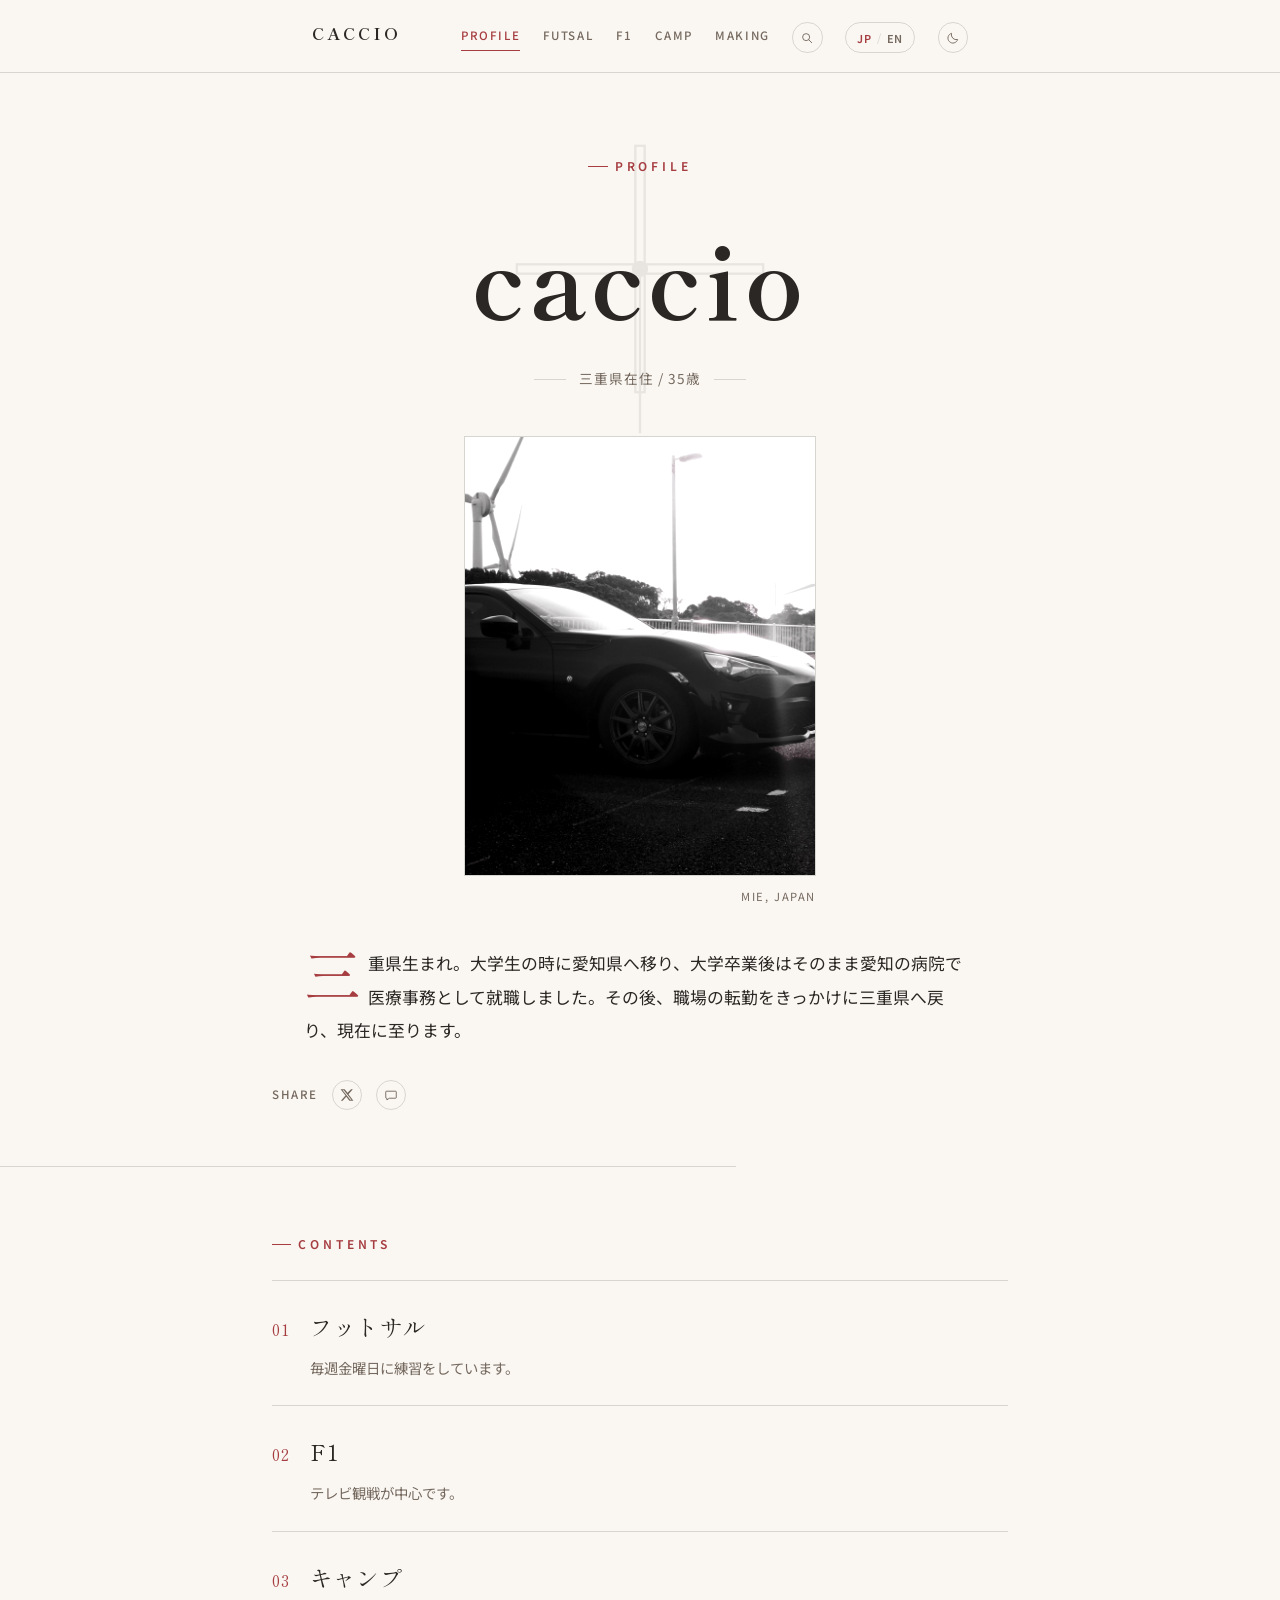
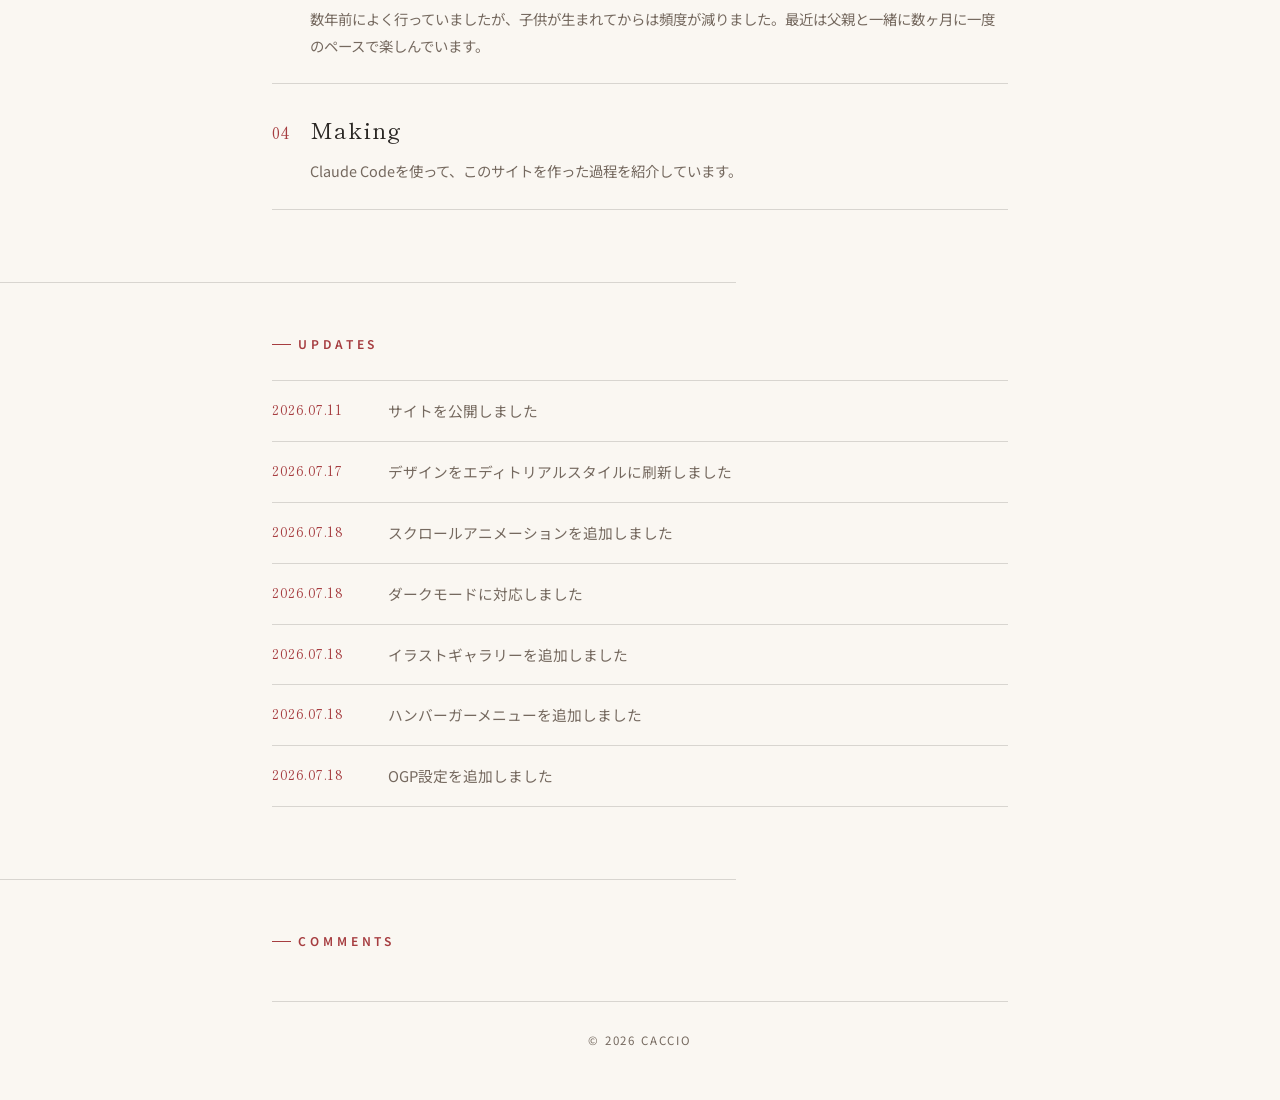
<file: index.html>
<!DOCTYPE html>
<html lang="ja">
<head>
<script async src="https://www.googletagmanager.com/gtag/js?id=G-BBK461X2P7"></script>
<script>
  window.dataLayer = window.dataLayer || [];
  function gtag(){dataLayer.push(arguments);}
  gtag('js', new Date());
  gtag('config', 'G-BBK461X2P7');
</script>
<meta charset="UTF-8">
<meta name="viewport" content="width=device-width, initial-scale=1.0">
<link rel="icon" href="favicon.svg" type="image/svg+xml">
<link rel="manifest" href="manifest.json">
<meta name="theme-color" content="#a63d40">
<title data-i18n="index.title">caccio's Profile</title>
<meta property="og:type" content="website">
<meta property="og:title" content="caccio's Profile" data-i18n-content="index.title">
<meta property="og:description" content="三重県在住、35歳。医療事務として働くcaccioのプロフィール。フットサル・F1・キャンプについて綴っています。" data-i18n-content="index.ogDescription">
<meta property="og:image" content="https://matatabi3126.github.io/my-first-site/profile.JPG">
<meta property="og:url" content="https://matatabi3126.github.io/my-first-site/">
<meta property="og:site_name" content="caccio's Profile">
<meta name="twitter:card" content="summary_large_image">
<meta name="twitter:title" content="caccio's Profile" data-i18n-content="index.title">
<meta name="twitter:description" content="三重県在住、35歳。医療事務として働くcaccioのプロフィール。フットサル・F1・キャンプについて綴っています。" data-i18n-content="index.ogDescription">
<meta name="twitter:image" content="https://matatabi3126.github.io/my-first-site/profile.JPG">
<link rel="preconnect" href="https://fonts.googleapis.com">
<link rel="preconnect" href="https://fonts.gstatic.com" crossorigin>
<link href="https://fonts.googleapis.com/css2?family=Noto+Sans+JP:wght@300;400;500;700&family=Shippori+Mincho:wght@400;500;600;700;800&display=swap" rel="stylesheet">
<link rel="stylesheet" href="style.css">
<script>document.documentElement.dataset.theme = localStorage.getItem('theme') || 'light';</script>
</head>
<body>

  <a class="skip-link" href="#main-content" data-i18n="common.skipLink">本文へスキップ</a>

  <div class="masthead">
    <div class="wrap masthead-inner">
      <a class="brand" href="index.html">CACCIO</a>
      <nav class="masthead-nav">
        <div class="nav-links" id="nav-links">
          <a href="index.html" aria-current="page">Profile</a>
          <a href="futsal.html">Futsal</a>
          <a href="f1.html">F1</a>
          <a href="camp.html">Camp</a>
          <a href="making.html">Making</a>
        </div>
        <button type="button" class="icon-button search-toggle" aria-expanded="false" aria-controls="search-panel" aria-label="サイト内検索を開く" data-i18n-aria-label="common.searchToggleLabel">
          <svg viewBox="0 0 24 24" width="14" height="14" aria-hidden="true">
            <circle cx="10.5" cy="10.5" r="6" fill="none" stroke="currentColor" stroke-width="1.6"/>
            <line x1="15" y1="15" x2="20" y2="20" stroke="currentColor" stroke-width="1.6" stroke-linecap="round"/>
          </svg>
        </button>
        <div class="lang-toggle" role="group" aria-label="言語切り替え" data-i18n-aria-label="common.langToggleLabel">
          <button type="button" class="lang-option" data-lang="ja" aria-pressed="true">JP</button>
          <span class="lang-sep">/</span>
          <button type="button" class="lang-option" data-lang="en" aria-pressed="false">EN</button>
        </div>
        <button type="button" class="icon-button theme-toggle" aria-pressed="false" aria-label="ダークモードを切り替える" data-i18n-aria-label="common.themeToggleLabel">
          <svg class="icon-moon" viewBox="0 0 24 24" width="14" height="14" aria-hidden="true"><path d="M20 14.5A8.5 8.5 0 0 1 9.5 4 8.5 8.5 0 1 0 20 14.5Z" fill="none" stroke="currentColor" stroke-width="1.6" stroke-linejoin="round"/></svg>
          <svg class="icon-sun" viewBox="0 0 24 24" width="14" height="14" aria-hidden="true">
            <circle cx="12" cy="12" r="4.5" fill="none" stroke="currentColor" stroke-width="1.6"/>
            <g stroke="currentColor" stroke-width="1.6" stroke-linecap="round">
              <line x1="12" y1="2.5" x2="12" y2="5"/>
              <line x1="12" y1="19" x2="12" y2="21.5"/>
              <line x1="2.5" y1="12" x2="5" y2="12"/>
              <line x1="19" y1="12" x2="21.5" y2="12"/>
              <line x1="4.9" y1="4.9" x2="6.6" y2="6.6"/>
              <line x1="17.4" y1="17.4" x2="19.1" y2="19.1"/>
              <line x1="4.9" y1="19.1" x2="6.6" y2="17.4"/>
              <line x1="17.4" y1="6.6" x2="19.1" y2="4.9"/>
            </g>
          </svg>
        </button>
        <button type="button" class="icon-button nav-toggle" aria-expanded="false" aria-controls="nav-links" aria-label="メニューを開く" data-i18n-aria-label="common.navToggleLabel">
          <svg class="icon-bars" viewBox="0 0 24 24" width="16" height="16" aria-hidden="true">
            <line x1="4" y1="7" x2="20" y2="7" stroke="currentColor" stroke-width="1.6" stroke-linecap="round"/>
            <line x1="4" y1="12" x2="20" y2="12" stroke="currentColor" stroke-width="1.6" stroke-linecap="round"/>
            <line x1="4" y1="17" x2="20" y2="17" stroke="currentColor" stroke-width="1.6" stroke-linecap="round"/>
          </svg>
          <svg class="icon-close" viewBox="0 0 24 24" width="16" height="16" aria-hidden="true">
            <line x1="6" y1="6" x2="18" y2="18" stroke="currentColor" stroke-width="1.6" stroke-linecap="round"/>
            <line x1="18" y1="6" x2="6" y2="18" stroke="currentColor" stroke-width="1.6" stroke-linecap="round"/>
          </svg>
        </button>
        <div class="search-panel" id="search-panel" hidden>
          <div class="search-panel-inner">
            <input type="search" class="search-input" placeholder="サイト内を検索" aria-label="サイト内検索" data-i18n-placeholder="common.searchPlaceholder" data-i18n-aria-label="common.searchLabel">
            <button type="button" class="search-close" aria-label="検索を閉じる" data-i18n-aria-label="common.searchCloseLabel">&times;</button>
          </div>
          <ul class="search-results"></ul>
        </div>
      </nav>
    </div>
  </div>

  <main id="main-content">

  <header class="wrap cover reveal">
    <div class="cover-heading">
      <div class="cover-bg" aria-hidden="true">
        <svg viewBox="0 0 300 300">
          <line x1="150" y1="150" x2="150" y2="290" stroke="currentColor" stroke-width="2"/>
          <g class="cover-bg-blades">
            <rect x="146" y="45" width="8" height="105" fill="none" stroke="currentColor" stroke-width="2"/>
            <rect x="146" y="45" width="8" height="105" fill="none" stroke="currentColor" stroke-width="2" transform="rotate(90 150 150)"/>
            <rect x="146" y="45" width="8" height="105" fill="none" stroke="currentColor" stroke-width="2" transform="rotate(180 150 150)"/>
            <rect x="146" y="45" width="8" height="105" fill="none" stroke="currentColor" stroke-width="2" transform="rotate(270 150 150)"/>
            <circle cx="150" cy="150" r="7" fill="currentColor"/>
          </g>
        </svg>
      </div>
      <span class="kicker">Profile</span>
      <h1 class="cover-title">caccio</h1>
      <p class="cover-meta" data-i18n="index.coverMeta">三重県在住 / 35歳</p>
    </div>

    <figure class="cover-photo">
      <img src="profile.JPG" alt="プロフィール画像" data-i18n-alt="index.profileAlt">
      <figcaption>Mie, Japan</figcaption>
    </figure>

    <p class="lede" data-i18n="index.lede">
      三重県生まれ。大学生の時に愛知県へ移り、大学卒業後はそのまま愛知の病院で医療事務として就職しました。
      その後、職場の転勤をきっかけに三重県へ戻り、現在に至ります。
    </p>

    <div class="share reveal">
      <span class="share-label">Share</span>
      <a class="icon-button" href="https://twitter.com/intent/tweet?url=https%3A%2F%2Fmatatabi3126.github.io%2Fmy-first-site%2F&text=caccio%E3%81%AE%E3%83%97%E3%83%AD%E3%83%95%E3%82%A3%E3%83%BC%E3%83%AB%E3%83%9A%E3%83%BC%E3%82%B8%E3%80%82%E3%83%95%E3%83%83%E3%83%88%E3%82%B5%E3%83%AB%E3%83%BBF1%E3%83%BB%E3%82%AD%E3%83%A3%E3%83%B3%E3%83%97%E3%81%8C%E8%B6%A3%E5%91%B3%E3%81%A7%E3%81%99%E3%80%82" target="_blank" rel="noopener noreferrer" aria-label="Xでシェア" data-i18n-aria-label="common.shareXLabel" data-i18n-href="index.shareXHref">
        <svg viewBox="0 0 24 24" width="14" height="14" aria-hidden="true"><path fill="currentColor" d="M18.9 2H22l-7.4 8.5L23 22h-6.9l-5.4-6.9L4.6 22H1.5l7.9-9L1 2h7l4.9 6.3L18.9 2Zm-1.2 18h1.9L6.4 4H4.4l13.3 16Z"/></svg>
      </a>
      <a class="icon-button" href="https://social-plugins.line.me/lineit/share?url=https%3A%2F%2Fmatatabi3126.github.io%2Fmy-first-site%2F&text=caccio%E3%81%AE%E3%83%97%E3%83%AD%E3%83%95%E3%82%A3%E3%83%BC%E3%83%AB%E3%83%9A%E3%83%BC%E3%82%B8%E3%80%82%E3%83%95%E3%83%83%E3%83%88%E3%82%B5%E3%83%AB%E3%83%BBF1%E3%83%BB%E3%82%AD%E3%83%A3%E3%83%B3%E3%83%97%E3%81%8C%E8%B6%A3%E5%91%B3%E3%81%A7%E3%81%99%E3%80%82" target="_blank" rel="noopener noreferrer" aria-label="LINEでシェア" data-i18n-aria-label="common.shareLineLabel" data-i18n-href="index.shareLineHref">
        <svg viewBox="0 0 24 24" width="14" height="14" aria-hidden="true"><path fill="none" stroke="currentColor" stroke-width="1.6" stroke-linejoin="round" d="M4 5.5h16a1 1 0 0 1 1 1v10a1 1 0 0 1-1 1H9l-4 3v-3H4a1 1 0 0 1-1-1v-10a1 1 0 0 1 1-1Z"/></svg>
      </a>
    </div>
  </header>

  <hr class="wrap rule">

  <section class="wrap contents">
    <h2 class="kicker">Contents</h2>
    <ul class="toc-list">
      <li class="toc-item reveal">
        <span class="toc-num">01</span>
        <div class="toc-body">
          <a href="futsal.html" data-i18n="index.tocFutsalTitle">フットサル</a>
          <p data-i18n="index.tocFutsalDesc">毎週金曜日に練習をしています。</p>
        </div>
      </li>
      <li class="toc-item reveal">
        <span class="toc-num">02</span>
        <div class="toc-body">
          <a href="f1.html">F1</a>
          <p data-i18n="index.tocF1Desc">テレビ観戦が中心です。</p>
        </div>
      </li>
      <li class="toc-item reveal">
        <span class="toc-num">03</span>
        <div class="toc-body">
          <a href="camp.html" data-i18n="index.tocCampTitle">キャンプ</a>
          <p data-i18n="index.tocCampDesc">数年前によく行っていましたが、子供が生まれてからは頻度が減りました。最近は父親と一緒に数ヶ月に一度のペースで楽しんでいます。</p>
        </div>
      </li>
      <li class="toc-item reveal">
        <span class="toc-num">04</span>
        <div class="toc-body">
          <a href="making.html">Making</a>
          <p data-i18n="index.tocMakingDesc">Claude Codeを使って、このサイトを作った過程を紹介しています。</p>
        </div>
      </li>
    </ul>
  </section>

  <hr class="wrap rule rule--tight">

  <section class="wrap updates reveal">
    <h2 class="kicker">Updates</h2>
    <ul class="updates-list">
      <li><time datetime="2026-07-11">2026.07.11</time><span data-i18n="index.update1">サイトを公開しました</span></li>
      <li><time datetime="2026-07-17">2026.07.17</time><span data-i18n="index.update2">デザインをエディトリアルスタイルに刷新しました</span></li>
      <li><time datetime="2026-07-18">2026.07.18</time><span data-i18n="index.update3">スクロールアニメーションを追加しました</span></li>
      <li><time datetime="2026-07-18">2026.07.18</time><span data-i18n="index.update4">ダークモードに対応しました</span></li>
      <li><time datetime="2026-07-18">2026.07.18</time><span data-i18n="index.update5">イラストギャラリーを追加しました</span></li>
      <li><time datetime="2026-07-18">2026.07.18</time><span data-i18n="index.update6">ハンバーガーメニューを追加しました</span></li>
      <li><time datetime="2026-07-18">2026.07.18</time><span data-i18n="index.update7">OGP設定を追加しました</span></li>
    </ul>
  </section>

  <hr class="wrap rule rule--tight">

  <section class="wrap comments reveal">
    <h2 class="kicker">Comments</h2>
    <script src="https://giscus.app/client.js"
            data-repo="matatabi3126/my-first-site"
            data-repo-id="R_kgDOTVJa5Q"
            data-category="General"
            data-category-id="DIC_kwDOTVJa5c4DB1FH"
            data-mapping="pathname"
            data-strict="0"
            data-reactions-enabled="1"
            data-emit-metadata="0"
            data-input-position="bottom"
            data-theme="preferred_color_scheme"
            data-lang="ja"
            crossorigin="anonymous"
            async>
    </script>
  </section>

  </main>

  <footer class="wrap site-footer">
    &copy; 2026 caccio
  </footer>

  <script src="lang.js" defer></script>
  <script src="scroll-animate.js" defer></script>
  <script src="theme.js" defer></script>
  <script src="nav.js" defer></script>
  <script src="search.js" defer></script>
  <script src="sw-register.js" defer></script>

</body>
</html>
</file>
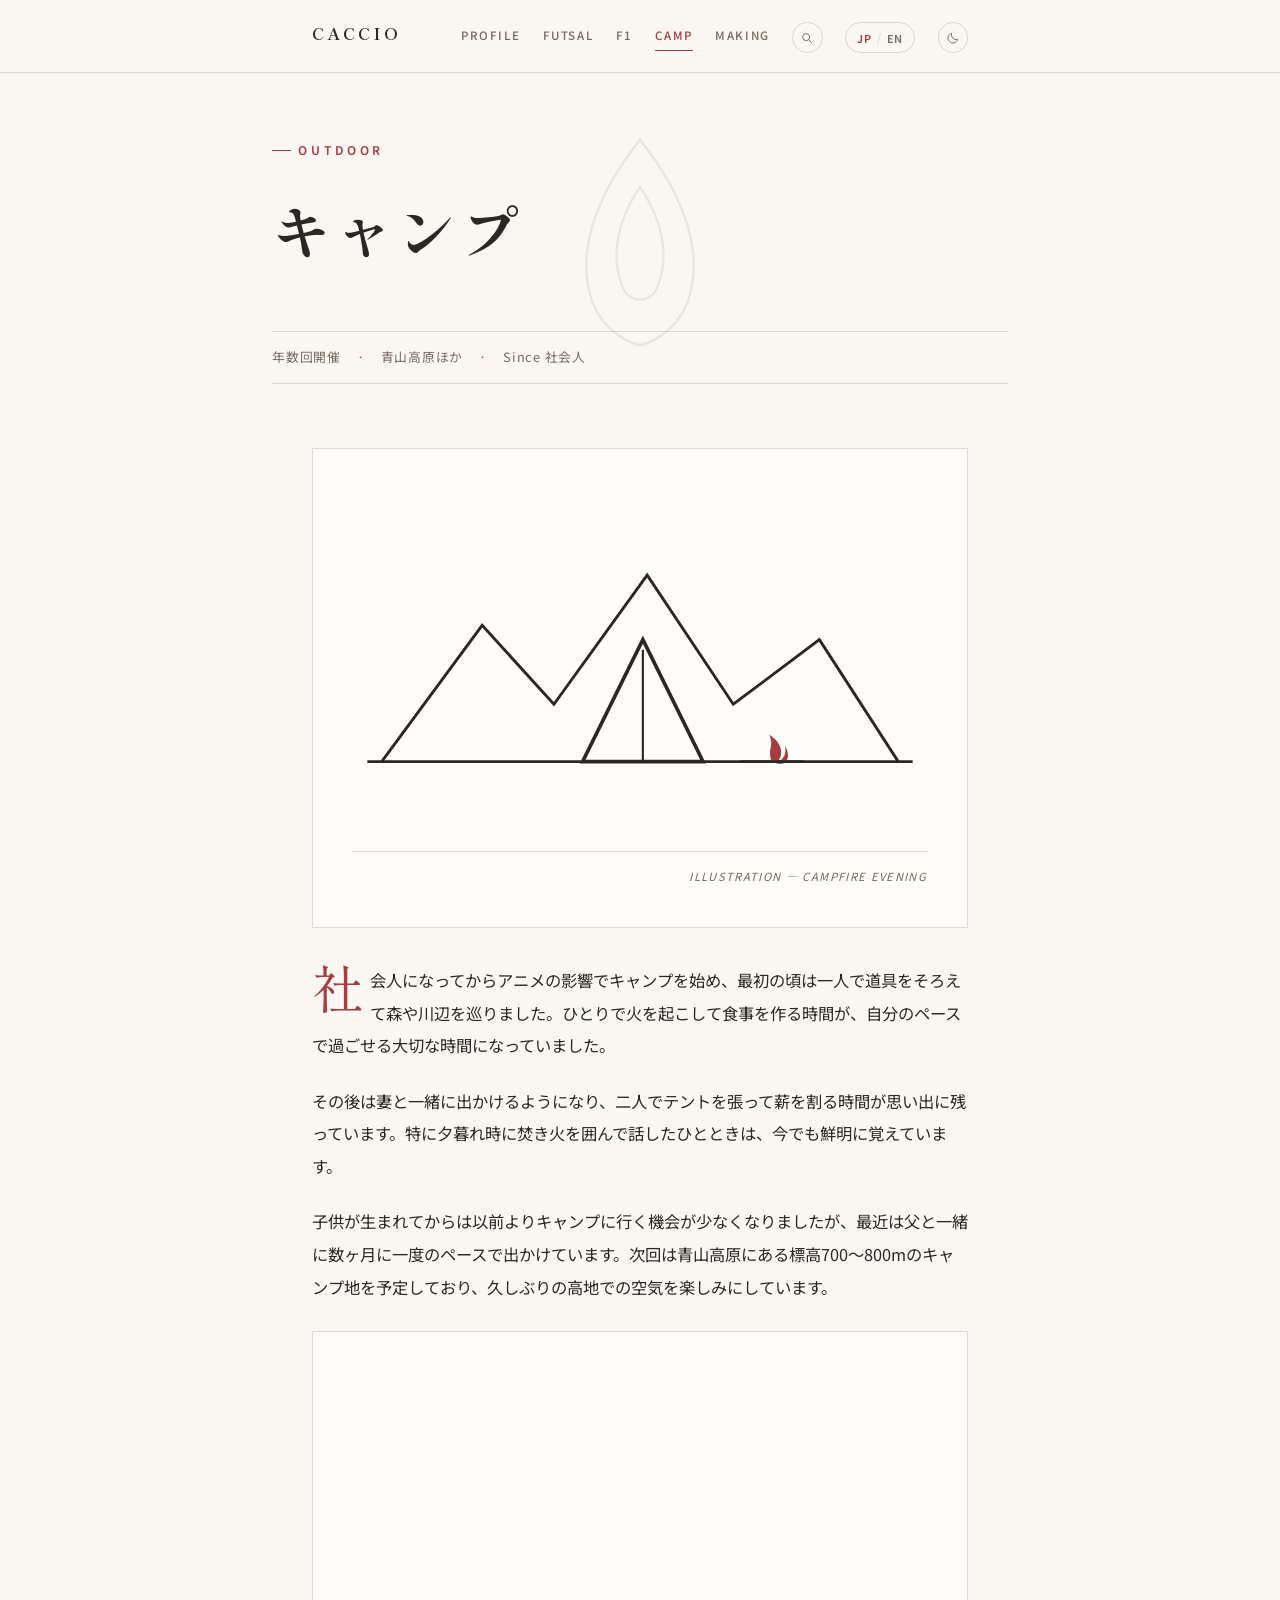
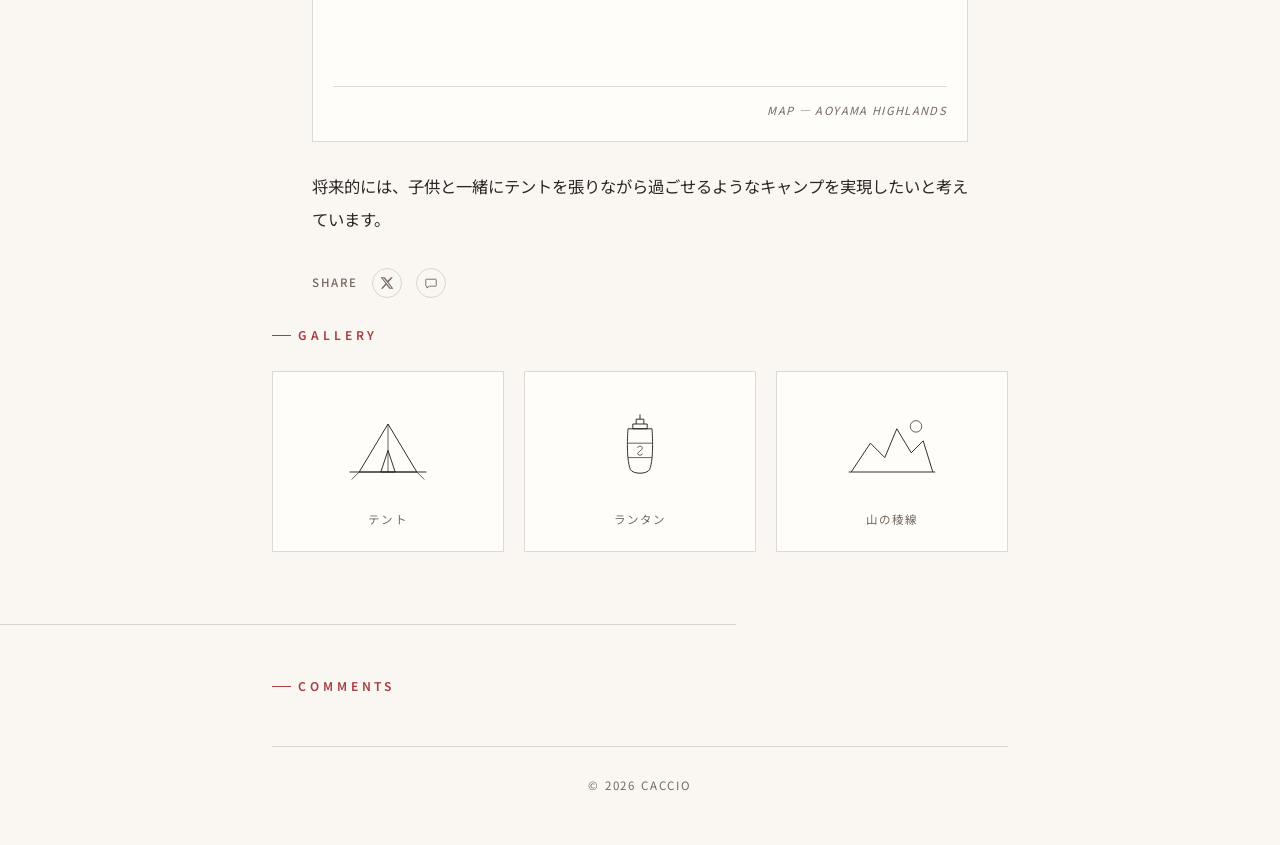
<file: camp.html>
<!DOCTYPE html>
<html lang="ja">
<head>
<script async src="https://www.googletagmanager.com/gtag/js?id=G-BBK461X2P7"></script>
<script>
  window.dataLayer = window.dataLayer || [];
  function gtag(){dataLayer.push(arguments);}
  gtag('js', new Date());
  gtag('config', 'G-BBK461X2P7');
</script>
<meta charset="UTF-8">
<meta name="viewport" content="width=device-width, initial-scale=1.0">
<link rel="icon" href="favicon.svg" type="image/svg+xml">
<link rel="manifest" href="manifest.json">
<meta name="theme-color" content="#a63d40">
<title data-i18n="camp.title">キャンプ - caccio</title>
<meta property="og:type" content="website">
<meta property="og:title" content="キャンプ - caccio" data-i18n-content="camp.title">
<meta property="og:description" content="社会人になってから始めたキャンプ。妻や父親と共に、青山高原などで焚き火を囲む時間を楽しんでいます。" data-i18n-content="camp.ogDescription">
<meta property="og:image" content="https://matatabi3126.github.io/my-first-site/profile.JPG">
<meta property="og:url" content="https://matatabi3126.github.io/my-first-site/camp.html">
<meta property="og:site_name" content="caccio's Profile">
<meta name="twitter:card" content="summary_large_image">
<meta name="twitter:title" content="キャンプ - caccio" data-i18n-content="camp.title">
<meta name="twitter:description" content="社会人になってから始めたキャンプ。妻や父親と共に、青山高原などで焚き火を囲む時間を楽しんでいます。" data-i18n-content="camp.ogDescription">
<meta name="twitter:image" content="https://matatabi3126.github.io/my-first-site/profile.JPG">
<link rel="preconnect" href="https://fonts.googleapis.com">
<link rel="preconnect" href="https://fonts.gstatic.com" crossorigin>
<link href="https://fonts.googleapis.com/css2?family=Noto+Sans+JP:wght@300;400;500;700&family=Shippori+Mincho:wght@400;500;600;700;800&display=swap" rel="stylesheet">
<link rel="stylesheet" href="style.css">
<script>document.documentElement.dataset.theme = localStorage.getItem('theme') || 'light';</script>
</head>
<body>

  <a class="skip-link" href="#main-content" data-i18n="common.skipLink">本文へスキップ</a>

  <div class="masthead">
    <div class="wrap masthead-inner">
      <a class="brand" href="index.html">CACCIO</a>
      <nav class="masthead-nav">
        <div class="nav-links" id="nav-links">
          <a href="index.html">Profile</a>
          <a href="futsal.html">Futsal</a>
          <a href="f1.html">F1</a>
          <a href="camp.html" aria-current="page">Camp</a>
          <a href="making.html">Making</a>
        </div>
        <button type="button" class="icon-button search-toggle" aria-expanded="false" aria-controls="search-panel" aria-label="サイト内検索を開く" data-i18n-aria-label="common.searchToggleLabel">
          <svg viewBox="0 0 24 24" width="14" height="14" aria-hidden="true">
            <circle cx="10.5" cy="10.5" r="6" fill="none" stroke="currentColor" stroke-width="1.6"/>
            <line x1="15" y1="15" x2="20" y2="20" stroke="currentColor" stroke-width="1.6" stroke-linecap="round"/>
          </svg>
        </button>
        <div class="lang-toggle" role="group" aria-label="言語切り替え" data-i18n-aria-label="common.langToggleLabel">
          <button type="button" class="lang-option" data-lang="ja" aria-pressed="true">JP</button>
          <span class="lang-sep">/</span>
          <button type="button" class="lang-option" data-lang="en" aria-pressed="false">EN</button>
        </div>
        <button type="button" class="icon-button theme-toggle" aria-pressed="false" aria-label="ダークモードを切り替える" data-i18n-aria-label="common.themeToggleLabel">
          <svg class="icon-moon" viewBox="0 0 24 24" width="14" height="14" aria-hidden="true"><path d="M20 14.5A8.5 8.5 0 0 1 9.5 4 8.5 8.5 0 1 0 20 14.5Z" fill="none" stroke="currentColor" stroke-width="1.6" stroke-linejoin="round"/></svg>
          <svg class="icon-sun" viewBox="0 0 24 24" width="14" height="14" aria-hidden="true">
            <circle cx="12" cy="12" r="4.5" fill="none" stroke="currentColor" stroke-width="1.6"/>
            <g stroke="currentColor" stroke-width="1.6" stroke-linecap="round">
              <line x1="12" y1="2.5" x2="12" y2="5"/>
              <line x1="12" y1="19" x2="12" y2="21.5"/>
              <line x1="2.5" y1="12" x2="5" y2="12"/>
              <line x1="19" y1="12" x2="21.5" y2="12"/>
              <line x1="4.9" y1="4.9" x2="6.6" y2="6.6"/>
              <line x1="17.4" y1="17.4" x2="19.1" y2="19.1"/>
              <line x1="4.9" y1="19.1" x2="6.6" y2="17.4"/>
              <line x1="17.4" y1="6.6" x2="19.1" y2="4.9"/>
            </g>
          </svg>
        </button>
        <button type="button" class="icon-button nav-toggle" aria-expanded="false" aria-controls="nav-links" aria-label="メニューを開く" data-i18n-aria-label="common.navToggleLabel">
          <svg class="icon-bars" viewBox="0 0 24 24" width="16" height="16" aria-hidden="true">
            <line x1="4" y1="7" x2="20" y2="7" stroke="currentColor" stroke-width="1.6" stroke-linecap="round"/>
            <line x1="4" y1="12" x2="20" y2="12" stroke="currentColor" stroke-width="1.6" stroke-linecap="round"/>
            <line x1="4" y1="17" x2="20" y2="17" stroke="currentColor" stroke-width="1.6" stroke-linecap="round"/>
          </svg>
          <svg class="icon-close" viewBox="0 0 24 24" width="16" height="16" aria-hidden="true">
            <line x1="6" y1="6" x2="18" y2="18" stroke="currentColor" stroke-width="1.6" stroke-linecap="round"/>
            <line x1="18" y1="6" x2="6" y2="18" stroke="currentColor" stroke-width="1.6" stroke-linecap="round"/>
          </svg>
        </button>
        <div class="search-panel" id="search-panel" hidden>
          <div class="search-panel-inner">
            <input type="search" class="search-input" placeholder="サイト内を検索" aria-label="サイト内検索" data-i18n-placeholder="common.searchPlaceholder" data-i18n-aria-label="common.searchLabel">
            <button type="button" class="search-close" aria-label="検索を閉じる" data-i18n-aria-label="common.searchCloseLabel">&times;</button>
          </div>
          <ul class="search-results"></ul>
        </div>
      </nav>
    </div>
  </div>

  <main id="main-content">

  <header class="wrap article-header reveal">
    <div class="article-heading">
      <div class="article-bg" aria-hidden="true">
        <svg viewBox="0 0 300 300">
          <g class="article-bg-flicker">
            <path d="M150,50 C110,100 95,150 110,190 C120,215 145,225 150,225 C155,225 180,215 190,190 C205,150 190,100 150,50 Z" fill="none" stroke="currentColor" stroke-width="2"/>
            <path d="M150,90 C130,120 125,150 135,175 C140,190 160,190 165,175 C175,150 170,120 150,90 Z" fill="none" stroke="currentColor" stroke-width="2"/>
          </g>
        </svg>
      </div>
      <span class="kicker">Outdoor</span>
      <h1 class="article-title" data-i18n="camp.h1">キャンプ</h1>
      <div class="article-meta">
        <span data-i18n="camp.metaFreq">年数回開催</span>
        <span data-i18n="camp.metaPlace">青山高原ほか</span>
        <span data-i18n="camp.metaSince">Since 社会人</span>
      </div>
    </div>
  </header>

  <div class="wrap">
    <figure class="article-photo reveal">
      <svg viewBox="0 0 400 240" role="img" aria-label="キャンプのイラスト" data-i18n-aria-label="camp.illustAlt">
        <polyline points="20,190 90,95 140,150 205,60 265,150 325,105 380,190" fill="none" stroke="currentColor" stroke-width="2"/>
        <line x1="10" y1="190" x2="390" y2="190" stroke="currentColor" stroke-width="2"/>
        <path d="M160,190 L202,105 L244,190 Z" fill="none" stroke="currentColor" stroke-width="2.5"/>
        <line x1="202" y1="112" x2="202" y2="190" stroke="currentColor" stroke-width="1.5"/>
        <path d="M292,190 c-4,-8 2,-11 -2,-19 c8,5 11,13 6,19 c5,-2 6,-7 5,-11 c5,8 1,16 -9,11 Z" fill="#a63d40"/>
        <line x1="270" y1="190" x2="314" y2="190" stroke="currentColor" stroke-width="2"/>
      </svg>
      <figcaption>Illustration — Campfire Evening</figcaption>
    </figure>

    <div class="article-body">
      <p class="reveal" data-i18n="camp.p1">社会人になってからアニメの影響でキャンプを始め、最初の頃は一人で道具をそろえて森や川辺を巡りました。ひとりで火を起こして食事を作る時間が、自分のペースで過ごせる大切な時間になっていました。</p>
      <p class="reveal" data-i18n="camp.p2">その後は妻と一緒に出かけるようになり、二人でテントを張って薪を割る時間が思い出に残っています。特に夕暮れ時に焚き火を囲んで話したひとときは、今でも鮮明に覚えています。</p>
      <p class="reveal" data-i18n="camp.p3">子供が生まれてからは以前よりキャンプに行く機会が少なくなりましたが、最近は父と一緒に数ヶ月に一度のペースで出かけています。次回は青山高原にある標高700〜800mのキャンプ地を予定しており、久しぶりの高地での空気を楽しみにしています。</p>

      <figure class="map-embed reveal">
        <iframe
          src="https://www.google.com/maps?q=%E9%9D%92%E5%B1%B1%E9%AB%98%E5%8E%9F&output=embed"
          allowfullscreen=""
          loading="lazy"
          referrerpolicy="no-referrer-when-downgrade"
          title="青山高原の地図" data-i18n-title="camp.mapTitle"></iframe>
        <figcaption>Map — Aoyama Highlands</figcaption>
      </figure>

      <p class="reveal" data-i18n="camp.p4">将来的には、子供と一緒にテントを張りながら過ごせるようなキャンプを実現したいと考えています。</p>
    </div>

    <div class="share reveal">
      <span class="share-label">Share</span>
      <a class="icon-button" href="https://twitter.com/intent/tweet?url=https%3A%2F%2Fmatatabi3126.github.io%2Fmy-first-site%2Fcamp.html&text=%E3%82%AD%E3%83%A3%E3%83%B3%E3%83%97%E3%81%AB%E3%81%A4%E3%81%84%E3%81%A6%E6%9B%B8%E3%81%8D%E3%81%BE%E3%81%97%E3%81%9F%E3%80%82%E9%9D%92%E5%B1%B1%E9%AB%98%E5%8E%9F%E3%81%AA%E3%81%A9%E4%B8%89%E9%87%8D%E7%9C%8C%E5%91%A8%E8%BE%BA%E3%81%A7%E7%84%9A%E3%81%8D%E7%81%AB%E3%82%92%E6%A5%BD%E3%81%97%E3%82%93%E3%81%A7%E3%81%84%E3%81%BE%E3%81%99%E3%80%82" target="_blank" rel="noopener noreferrer" aria-label="Xでシェア" data-i18n-aria-label="common.shareXLabel" data-i18n-href="camp.shareXHref">
        <svg viewBox="0 0 24 24" width="14" height="14" aria-hidden="true"><path fill="currentColor" d="M18.9 2H22l-7.4 8.5L23 22h-6.9l-5.4-6.9L4.6 22H1.5l7.9-9L1 2h7l4.9 6.3L18.9 2Zm-1.2 18h1.9L6.4 4H4.4l13.3 16Z"/></svg>
      </a>
      <a class="icon-button" href="https://social-plugins.line.me/lineit/share?url=https%3A%2F%2Fmatatabi3126.github.io%2Fmy-first-site%2Fcamp.html&text=%E3%82%AD%E3%83%A3%E3%83%B3%E3%83%97%E3%81%AB%E3%81%A4%E3%81%84%E3%81%A6%E6%9B%B8%E3%81%8D%E3%81%BE%E3%81%97%E3%81%9F%E3%80%82%E9%9D%92%E5%B1%B1%E9%AB%98%E5%8E%9F%E3%81%AA%E3%81%A9%E4%B8%89%E9%87%8D%E7%9C%8C%E5%91%A8%E8%BE%BA%E3%81%A7%E7%84%9A%E3%81%8D%E7%81%AB%E3%82%92%E6%A5%BD%E3%81%97%E3%82%93%E3%81%A7%E3%81%84%E3%81%BE%E3%81%99%E3%80%82" target="_blank" rel="noopener noreferrer" aria-label="LINEでシェア" data-i18n-aria-label="common.shareLineLabel" data-i18n-href="camp.shareLineHref">
        <svg viewBox="0 0 24 24" width="14" height="14" aria-hidden="true"><path fill="none" stroke="currentColor" stroke-width="1.6" stroke-linejoin="round" d="M4 5.5h16a1 1 0 0 1 1 1v10a1 1 0 0 1-1 1H9l-4 3v-3H4a1 1 0 0 1-1-1v-10a1 1 0 0 1 1-1Z"/></svg>
      </a>
    </div>
  </div>

  <section class="wrap gallery reveal">
    <h2 class="kicker">Gallery</h2>
    <div class="gallery-grid">
      <button type="button" class="gallery-item">
        <svg viewBox="0 0 200 200" aria-hidden="true">
          <path d="M100,50 L160,150 L40,150 Z" fill="none" stroke="currentColor" stroke-width="2" stroke-linejoin="round"/>
          <line x1="100" y1="50" x2="100" y2="150" stroke="currentColor" stroke-width="1.5"/>
          <path d="M85,150 L100,105 L115,150 Z" fill="none" stroke="currentColor" stroke-width="2" stroke-linejoin="round"/>
          <line x1="20" y1="150" x2="180" y2="150" stroke="currentColor" stroke-width="2"/>
          <path d="M40,150 L25,165 M160,150 L175,165" fill="none" stroke="currentColor" stroke-width="1.5" stroke-linecap="round"/>
        </svg>
        <span class="gallery-item-label" data-i18n="camp.galleryTent">テント</span>
      </button>
      <button type="button" class="gallery-item">
        <svg viewBox="0 0 200 200" aria-hidden="true">
          <path d="M92,50 L92,40 L108,40 L108,50" fill="none" stroke="currentColor" stroke-width="2"/>
          <line x1="100" y1="30" x2="100" y2="40" stroke="currentColor" stroke-width="2"/>
          <path d="M85,50 L115,50 L115,60 L85,60 Z" fill="none" stroke="currentColor" stroke-width="2"/>
          <path d="M75,60 C75,60 70,120 80,145 C86,155 114,155 120,145 C130,120 125,60 125,60 Z" fill="none" stroke="currentColor" stroke-width="2" stroke-linejoin="round"/>
          <line x1="75" y1="90" x2="125" y2="90" stroke="currentColor" stroke-width="1.5"/>
          <line x1="75" y1="120" x2="125" y2="120" stroke="currentColor" stroke-width="1.5"/>
          <path d="M95,100 C95,95 105,95 105,100 C105,105 95,108 95,112 C95,116 105,116 105,112" fill="none" stroke="currentColor" stroke-width="1.5"/>
        </svg>
        <span class="gallery-item-label" data-i18n="camp.galleryLantern">ランタン</span>
      </button>
      <button type="button" class="gallery-item">
        <svg viewBox="0 0 200 200" aria-hidden="true">
          <circle cx="150" cy="55" r="12" fill="none" stroke="currentColor" stroke-width="1.5"/>
          <polyline points="15,150 55,90 85,120 110,60 140,110 165,85 185,150" fill="none" stroke="currentColor" stroke-width="2" stroke-linejoin="round"/>
          <line x1="10" y1="150" x2="190" y2="150" stroke="currentColor" stroke-width="2"/>
        </svg>
        <span class="gallery-item-label" data-i18n="camp.galleryRidge">山の稜線</span>
      </button>
    </div>
  </section>

  <div class="lightbox" id="lightbox" hidden>
    <div class="lightbox-backdrop" data-lightbox-close></div>
    <div class="lightbox-panel" role="dialog" aria-modal="true" aria-label="イラスト拡大表示" data-i18n-aria-label="common.lightboxLabel">
      <button type="button" class="lightbox-close" data-lightbox-close aria-label="閉じる" data-i18n-aria-label="common.lightboxCloseLabel">&times;</button>
      <div class="lightbox-art"></div>
      <p class="lightbox-caption"></p>
    </div>
  </div>

  <hr class="wrap rule rule--tight">

  <section class="wrap comments reveal">
    <h2 class="kicker">Comments</h2>
    <script src="https://giscus.app/client.js"
            data-repo="matatabi3126/my-first-site"
            data-repo-id="R_kgDOTVJa5Q"
            data-category="General"
            data-category-id="DIC_kwDOTVJa5c4DB1FH"
            data-mapping="pathname"
            data-strict="0"
            data-reactions-enabled="1"
            data-emit-metadata="0"
            data-input-position="bottom"
            data-theme="preferred_color_scheme"
            data-lang="ja"
            crossorigin="anonymous"
            async>
    </script>
  </section>

  </main>

  <footer class="wrap site-footer">
    &copy; 2026 caccio
  </footer>

  <script src="lang.js" defer></script>
  <script src="scroll-animate.js" defer></script>
  <script src="theme.js" defer></script>
  <script src="gallery.js" defer></script>
  <script src="nav.js" defer></script>
  <script src="search.js" defer></script>
  <script src="sw-register.js" defer></script>

</body>
</html>
</file>
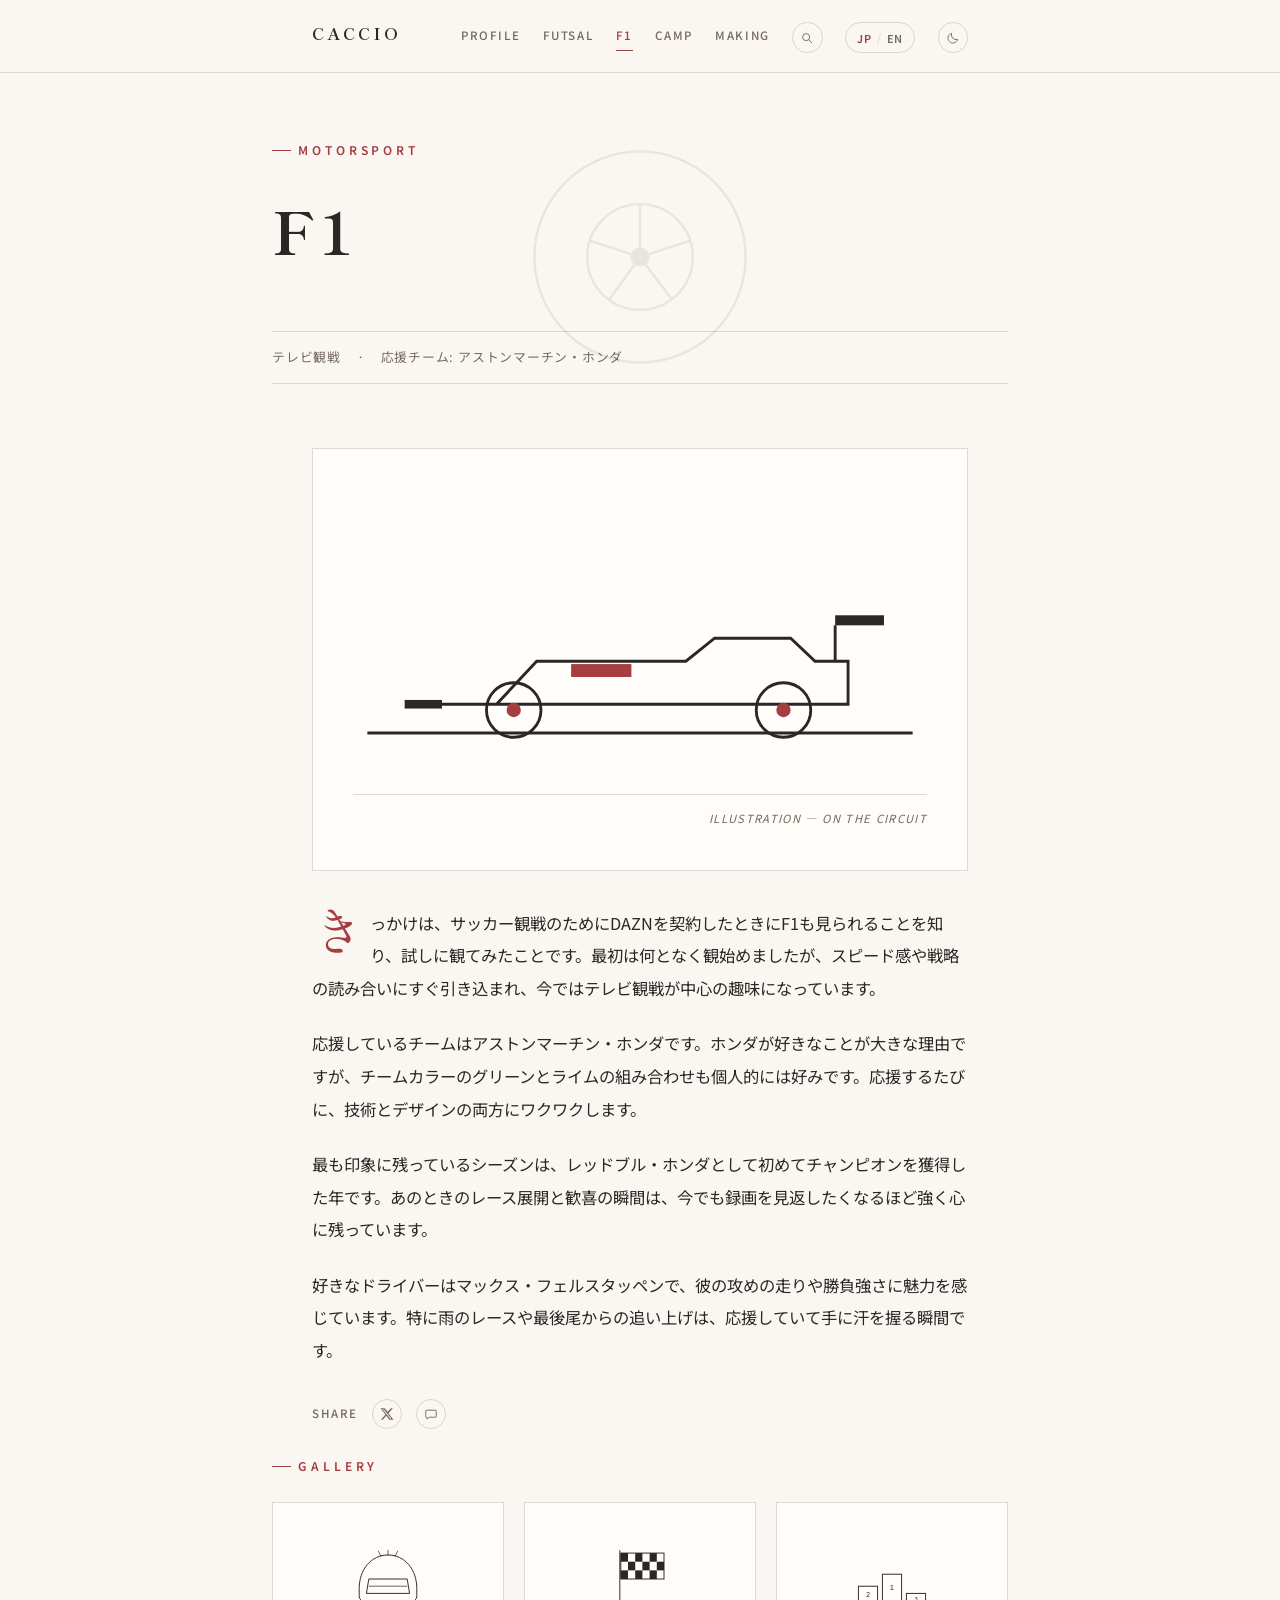
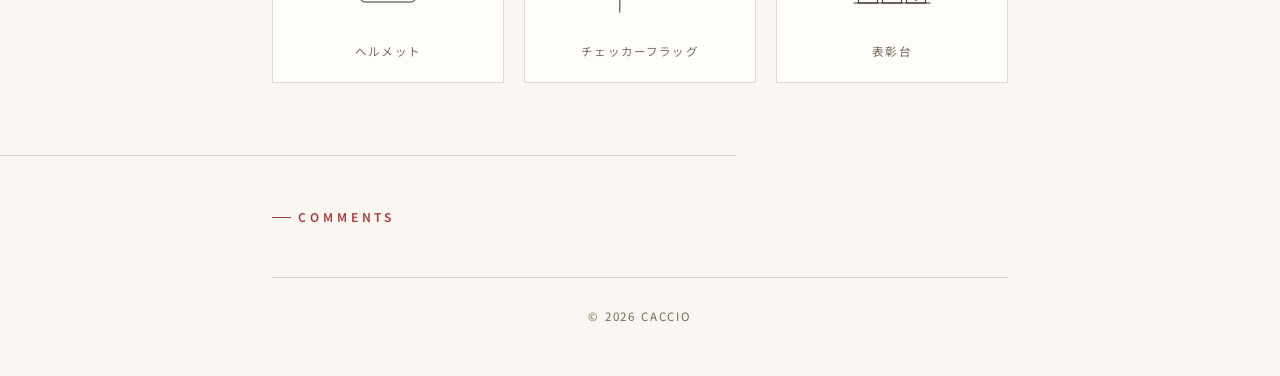
<file: f1.html>
<!DOCTYPE html>
<html lang="ja">
<head>
<script async src="https://www.googletagmanager.com/gtag/js?id=G-BBK461X2P7"></script>
<script>
  window.dataLayer = window.dataLayer || [];
  function gtag(){dataLayer.push(arguments);}
  gtag('js', new Date());
  gtag('config', 'G-BBK461X2P7');
</script>
<meta charset="UTF-8">
<meta name="viewport" content="width=device-width, initial-scale=1.0">
<link rel="icon" href="favicon.svg" type="image/svg+xml">
<link rel="manifest" href="manifest.json">
<meta name="theme-color" content="#a63d40">
<title data-i18n="f1.title">F1 - caccio</title>
<meta property="og:type" content="website">
<meta property="og:title" content="F1 - caccio" data-i18n-content="f1.title">
<meta property="og:description" content="DAZN観戦をきっかけにF1にハマったcaccio。応援チームはアストンマーチン・ホンダ、推しドライバーはフェルスタッペン。" data-i18n-content="f1.ogDescription">
<meta property="og:image" content="https://matatabi3126.github.io/my-first-site/profile.JPG">
<meta property="og:url" content="https://matatabi3126.github.io/my-first-site/f1.html">
<meta property="og:site_name" content="caccio's Profile">
<meta name="twitter:card" content="summary_large_image">
<meta name="twitter:title" content="F1 - caccio" data-i18n-content="f1.title">
<meta name="twitter:description" content="DAZN観戦をきっかけにF1にハマったcaccio。応援チームはアストンマーチン・ホンダ、推しドライバーはフェルスタッペン。" data-i18n-content="f1.ogDescription">
<meta name="twitter:image" content="https://matatabi3126.github.io/my-first-site/profile.JPG">
<link rel="preconnect" href="https://fonts.googleapis.com">
<link rel="preconnect" href="https://fonts.gstatic.com" crossorigin>
<link href="https://fonts.googleapis.com/css2?family=Noto+Sans+JP:wght@300;400;500;700&family=Shippori+Mincho:wght@400;500;600;700;800&display=swap" rel="stylesheet">
<link rel="stylesheet" href="style.css">
<script>document.documentElement.dataset.theme = localStorage.getItem('theme') || 'light';</script>
</head>
<body>

  <a class="skip-link" href="#main-content" data-i18n="common.skipLink">本文へスキップ</a>

  <div class="masthead">
    <div class="wrap masthead-inner">
      <a class="brand" href="index.html">CACCIO</a>
      <nav class="masthead-nav">
        <div class="nav-links" id="nav-links">
          <a href="index.html">Profile</a>
          <a href="futsal.html">Futsal</a>
          <a href="f1.html" aria-current="page">F1</a>
          <a href="camp.html">Camp</a>
          <a href="making.html">Making</a>
        </div>
        <button type="button" class="icon-button search-toggle" aria-expanded="false" aria-controls="search-panel" aria-label="サイト内検索を開く" data-i18n-aria-label="common.searchToggleLabel">
          <svg viewBox="0 0 24 24" width="14" height="14" aria-hidden="true">
            <circle cx="10.5" cy="10.5" r="6" fill="none" stroke="currentColor" stroke-width="1.6"/>
            <line x1="15" y1="15" x2="20" y2="20" stroke="currentColor" stroke-width="1.6" stroke-linecap="round"/>
          </svg>
        </button>
        <div class="lang-toggle" role="group" aria-label="言語切り替え" data-i18n-aria-label="common.langToggleLabel">
          <button type="button" class="lang-option" data-lang="ja" aria-pressed="true">JP</button>
          <span class="lang-sep">/</span>
          <button type="button" class="lang-option" data-lang="en" aria-pressed="false">EN</button>
        </div>
        <button type="button" class="icon-button theme-toggle" aria-pressed="false" aria-label="ダークモードを切り替える" data-i18n-aria-label="common.themeToggleLabel">
          <svg class="icon-moon" viewBox="0 0 24 24" width="14" height="14" aria-hidden="true"><path d="M20 14.5A8.5 8.5 0 0 1 9.5 4 8.5 8.5 0 1 0 20 14.5Z" fill="none" stroke="currentColor" stroke-width="1.6" stroke-linejoin="round"/></svg>
          <svg class="icon-sun" viewBox="0 0 24 24" width="14" height="14" aria-hidden="true">
            <circle cx="12" cy="12" r="4.5" fill="none" stroke="currentColor" stroke-width="1.6"/>
            <g stroke="currentColor" stroke-width="1.6" stroke-linecap="round">
              <line x1="12" y1="2.5" x2="12" y2="5"/>
              <line x1="12" y1="19" x2="12" y2="21.5"/>
              <line x1="2.5" y1="12" x2="5" y2="12"/>
              <line x1="19" y1="12" x2="21.5" y2="12"/>
              <line x1="4.9" y1="4.9" x2="6.6" y2="6.6"/>
              <line x1="17.4" y1="17.4" x2="19.1" y2="19.1"/>
              <line x1="4.9" y1="19.1" x2="6.6" y2="17.4"/>
              <line x1="17.4" y1="6.6" x2="19.1" y2="4.9"/>
            </g>
          </svg>
        </button>
        <button type="button" class="icon-button nav-toggle" aria-expanded="false" aria-controls="nav-links" aria-label="メニューを開く" data-i18n-aria-label="common.navToggleLabel">
          <svg class="icon-bars" viewBox="0 0 24 24" width="16" height="16" aria-hidden="true">
            <line x1="4" y1="7" x2="20" y2="7" stroke="currentColor" stroke-width="1.6" stroke-linecap="round"/>
            <line x1="4" y1="12" x2="20" y2="12" stroke="currentColor" stroke-width="1.6" stroke-linecap="round"/>
            <line x1="4" y1="17" x2="20" y2="17" stroke="currentColor" stroke-width="1.6" stroke-linecap="round"/>
          </svg>
          <svg class="icon-close" viewBox="0 0 24 24" width="16" height="16" aria-hidden="true">
            <line x1="6" y1="6" x2="18" y2="18" stroke="currentColor" stroke-width="1.6" stroke-linecap="round"/>
            <line x1="18" y1="6" x2="6" y2="18" stroke="currentColor" stroke-width="1.6" stroke-linecap="round"/>
          </svg>
        </button>
        <div class="search-panel" id="search-panel" hidden>
          <div class="search-panel-inner">
            <input type="search" class="search-input" placeholder="サイト内を検索" aria-label="サイト内検索" data-i18n-placeholder="common.searchPlaceholder" data-i18n-aria-label="common.searchLabel">
            <button type="button" class="search-close" aria-label="検索を閉じる" data-i18n-aria-label="common.searchCloseLabel">&times;</button>
          </div>
          <ul class="search-results"></ul>
        </div>
      </nav>
    </div>
  </div>

  <main id="main-content">

  <header class="wrap article-header reveal">
    <div class="article-heading">
      <div class="article-bg" aria-hidden="true">
        <svg viewBox="0 0 300 300">
          <g class="article-bg-spin">
            <circle cx="150" cy="150" r="90" fill="none" stroke="currentColor" stroke-width="2"/>
            <circle cx="150" cy="150" r="45" fill="none" stroke="currentColor" stroke-width="2"/>
            <circle cx="150" cy="150" r="8" fill="currentColor"/>
            <line x1="150" y1="150" x2="150" y2="105" stroke="currentColor" stroke-width="2"/>
            <line x1="150" y1="150" x2="193" y2="136" stroke="currentColor" stroke-width="2"/>
            <line x1="150" y1="150" x2="177" y2="186" stroke="currentColor" stroke-width="2"/>
            <line x1="150" y1="150" x2="124" y2="186" stroke="currentColor" stroke-width="2"/>
            <line x1="150" y1="150" x2="107" y2="136" stroke="currentColor" stroke-width="2"/>
          </g>
        </svg>
      </div>
      <span class="kicker">Motorsport</span>
      <h1 class="article-title">F1</h1>
      <div class="article-meta">
        <span data-i18n="f1.metaWatch">テレビ観戦</span>
        <span data-i18n="f1.metaTeam">応援チーム: アストンマーチン・ホンダ</span>
      </div>
    </div>
  </header>

  <div class="wrap">
    <figure class="article-photo reveal">
      <svg viewBox="0 0 400 200" role="img" aria-label="F1マシンのイラスト" data-i18n-aria-label="f1.illustAlt">
        <line x1="10" y1="170" x2="390" y2="170" stroke="currentColor" stroke-width="2"/>
        <path d="M55,150 L100,150 L128,120 L232,120 L252,104 L305,104 L322,120 L345,120 L345,150 L55,150 Z" fill="none" stroke="currentColor" stroke-width="2"/>
        <rect x="152" y="122" width="42" height="9" fill="#a63d40"/>
        <rect x="36" y="147" width="26" height="6" fill="currentColor"/>
        <rect x="336" y="88" width="34" height="7" fill="currentColor"/>
        <line x1="336" y1="95" x2="336" y2="120" stroke="currentColor" stroke-width="2"/>
        <circle cx="112" cy="154" r="19" fill="none" stroke="currentColor" stroke-width="2"/>
        <circle cx="112" cy="154" r="5" fill="#a63d40"/>
        <circle cx="300" cy="154" r="19" fill="none" stroke="currentColor" stroke-width="2"/>
        <circle cx="300" cy="154" r="5" fill="#a63d40"/>
      </svg>
      <figcaption>Illustration — On the Circuit</figcaption>
    </figure>

    <div class="article-body">
      <p class="reveal" data-i18n="f1.p1">きっかけは、サッカー観戦のためにDAZNを契約したときにF1も見られることを知り、試しに観てみたことです。最初は何となく観始めましたが、スピード感や戦略の読み合いにすぐ引き込まれ、今ではテレビ観戦が中心の趣味になっています。</p>
      <p class="reveal" data-i18n="f1.p2">応援しているチームはアストンマーチン・ホンダです。ホンダが好きなことが大きな理由ですが、チームカラーのグリーンとライムの組み合わせも個人的には好みです。応援するたびに、技術とデザインの両方にワクワクします。</p>
      <p class="reveal" data-i18n="f1.p3">最も印象に残っているシーズンは、レッドブル・ホンダとして初めてチャンピオンを獲得した年です。あのときのレース展開と歓喜の瞬間は、今でも録画を見返したくなるほど強く心に残っています。</p>
      <p class="reveal" data-i18n="f1.p4">好きなドライバーはマックス・フェルスタッペンで、彼の攻めの走りや勝負強さに魅力を感じています。特に雨のレースや最後尾からの追い上げは、応援していて手に汗を握る瞬間です。</p>
    </div>

    <div class="share reveal">
      <span class="share-label">Share</span>
      <a class="icon-button" href="https://twitter.com/intent/tweet?url=https%3A%2F%2Fmatatabi3126.github.io%2Fmy-first-site%2Ff1.html&text=F1%E3%81%AB%E3%81%A4%E3%81%84%E3%81%A6%E6%9B%B8%E3%81%8D%E3%81%BE%E3%81%97%E3%81%9F%E3%80%82%E5%BF%9C%E6%8F%B4%E3%83%81%E3%83%BC%E3%83%A0%E3%81%AF%E3%82%A2%E3%82%B9%E3%83%88%E3%83%B3%E3%83%9E%E3%83%BC%E3%83%81%E3%83%B3%E3%83%BB%E3%83%9B%E3%83%B3%E3%83%80%E3%81%A7%E3%81%99%E3%80%82" target="_blank" rel="noopener noreferrer" aria-label="Xでシェア" data-i18n-aria-label="common.shareXLabel" data-i18n-href="f1.shareXHref">
        <svg viewBox="0 0 24 24" width="14" height="14" aria-hidden="true"><path fill="currentColor" d="M18.9 2H22l-7.4 8.5L23 22h-6.9l-5.4-6.9L4.6 22H1.5l7.9-9L1 2h7l4.9 6.3L18.9 2Zm-1.2 18h1.9L6.4 4H4.4l13.3 16Z"/></svg>
      </a>
      <a class="icon-button" href="https://social-plugins.line.me/lineit/share?url=https%3A%2F%2Fmatatabi3126.github.io%2Fmy-first-site%2Ff1.html&text=F1%E3%81%AB%E3%81%A4%E3%81%84%E3%81%A6%E6%9B%B8%E3%81%8D%E3%81%BE%E3%81%97%E3%81%9F%E3%80%82%E5%BF%9C%E6%8F%B4%E3%83%81%E3%83%BC%E3%83%A0%E3%81%AF%E3%82%A2%E3%82%B9%E3%83%88%E3%83%B3%E3%83%9E%E3%83%BC%E3%83%81%E3%83%B3%E3%83%BB%E3%83%9B%E3%83%B3%E3%83%80%E3%81%A7%E3%81%99%E3%80%82" target="_blank" rel="noopener noreferrer" aria-label="LINEでシェア" data-i18n-aria-label="common.shareLineLabel" data-i18n-href="f1.shareLineHref">
        <svg viewBox="0 0 24 24" width="14" height="14" aria-hidden="true"><path fill="none" stroke="currentColor" stroke-width="1.6" stroke-linejoin="round" d="M4 5.5h16a1 1 0 0 1 1 1v10a1 1 0 0 1-1 1H9l-4 3v-3H4a1 1 0 0 1-1-1v-10a1 1 0 0 1 1-1Z"/></svg>
      </a>
    </div>
  </div>

  <section class="wrap gallery reveal">
    <h2 class="kicker">Gallery</h2>
    <div class="gallery-grid">
      <button type="button" class="gallery-item">
        <svg viewBox="0 0 200 200" aria-hidden="true">
          <path d="M100,50 L100,40 M85,52 L80,42 M115,52 L120,42" fill="none" stroke="currentColor" stroke-width="1.5" stroke-linecap="round"/>
          <path d="M40,120 C40,80 65,50 100,50 C135,50 160,80 160,120 L160,135 C160,142 154,148 147,148 L53,148 C46,148 40,142 40,135 Z" fill="none" stroke="currentColor" stroke-width="2" stroke-linejoin="round"/>
          <path d="M60,100 L140,100 L145,130 L55,130 Z" fill="none" stroke="currentColor" stroke-width="2" stroke-linejoin="round"/>
          <line x1="60" y1="115" x2="140" y2="115" stroke="currentColor" stroke-width="1.5"/>
        </svg>
        <span class="gallery-item-label" data-i18n="f1.galleryHelmet">ヘルメット</span>
      </button>
      <button type="button" class="gallery-item">
        <svg viewBox="0 0 200 200" aria-hidden="true">
          <line x1="58" y1="40" x2="58" y2="170" stroke="currentColor" stroke-width="2"/>
          <rect x="60" y="46" width="90" height="54" fill="none" stroke="currentColor" stroke-width="2"/>
          <g fill="currentColor">
            <rect x="60" y="46" width="15" height="18"/>
            <rect x="90" y="46" width="15" height="18"/>
            <rect x="120" y="46" width="15" height="18"/>
            <rect x="75" y="64" width="15" height="18"/>
            <rect x="105" y="64" width="15" height="18"/>
            <rect x="135" y="64" width="15" height="18"/>
            <rect x="60" y="82" width="15" height="18"/>
            <rect x="90" y="82" width="15" height="18"/>
            <rect x="120" y="82" width="15" height="18"/>
          </g>
        </svg>
        <span class="gallery-item-label" data-i18n="f1.galleryFlag">チェッカーフラッグ</span>
      </button>
      <button type="button" class="gallery-item">
        <svg viewBox="0 0 200 200" aria-hidden="true">
          <rect x="30" y="115" width="40" height="35" fill="none" stroke="currentColor" stroke-width="2"/>
          <rect x="80" y="90" width="40" height="60" fill="none" stroke="currentColor" stroke-width="2"/>
          <rect x="130" y="130" width="40" height="20" fill="none" stroke="currentColor" stroke-width="2"/>
          <line x1="20" y1="150" x2="180" y2="150" stroke="currentColor" stroke-width="2"/>
          <text x="50" y="138" font-size="14" text-anchor="middle" fill="currentColor" font-family="sans-serif">2</text>
          <text x="100" y="122" font-size="16" text-anchor="middle" fill="currentColor" font-family="sans-serif">1</text>
          <text x="150" y="145" font-size="12" text-anchor="middle" fill="currentColor" font-family="sans-serif">3</text>
        </svg>
        <span class="gallery-item-label" data-i18n="f1.galleryPodium">表彰台</span>
      </button>
    </div>
  </section>

  <div class="lightbox" id="lightbox" hidden>
    <div class="lightbox-backdrop" data-lightbox-close></div>
    <div class="lightbox-panel" role="dialog" aria-modal="true" aria-label="イラスト拡大表示" data-i18n-aria-label="common.lightboxLabel">
      <button type="button" class="lightbox-close" data-lightbox-close aria-label="閉じる" data-i18n-aria-label="common.lightboxCloseLabel">&times;</button>
      <div class="lightbox-art"></div>
      <p class="lightbox-caption"></p>
    </div>
  </div>

  <hr class="wrap rule rule--tight">

  <section class="wrap comments reveal">
    <h2 class="kicker">Comments</h2>
    <script src="https://giscus.app/client.js"
            data-repo="matatabi3126/my-first-site"
            data-repo-id="R_kgDOTVJa5Q"
            data-category="General"
            data-category-id="DIC_kwDOTVJa5c4DB1FH"
            data-mapping="pathname"
            data-strict="0"
            data-reactions-enabled="1"
            data-emit-metadata="0"
            data-input-position="bottom"
            data-theme="preferred_color_scheme"
            data-lang="ja"
            crossorigin="anonymous"
            async>
    </script>
  </section>

  </main>

  <footer class="wrap site-footer">
    &copy; 2026 caccio
  </footer>

  <script src="lang.js" defer></script>
  <script src="scroll-animate.js" defer></script>
  <script src="theme.js" defer></script>
  <script src="gallery.js" defer></script>
  <script src="nav.js" defer></script>
  <script src="search.js" defer></script>
  <script src="sw-register.js" defer></script>

</body>
</html>
</file>
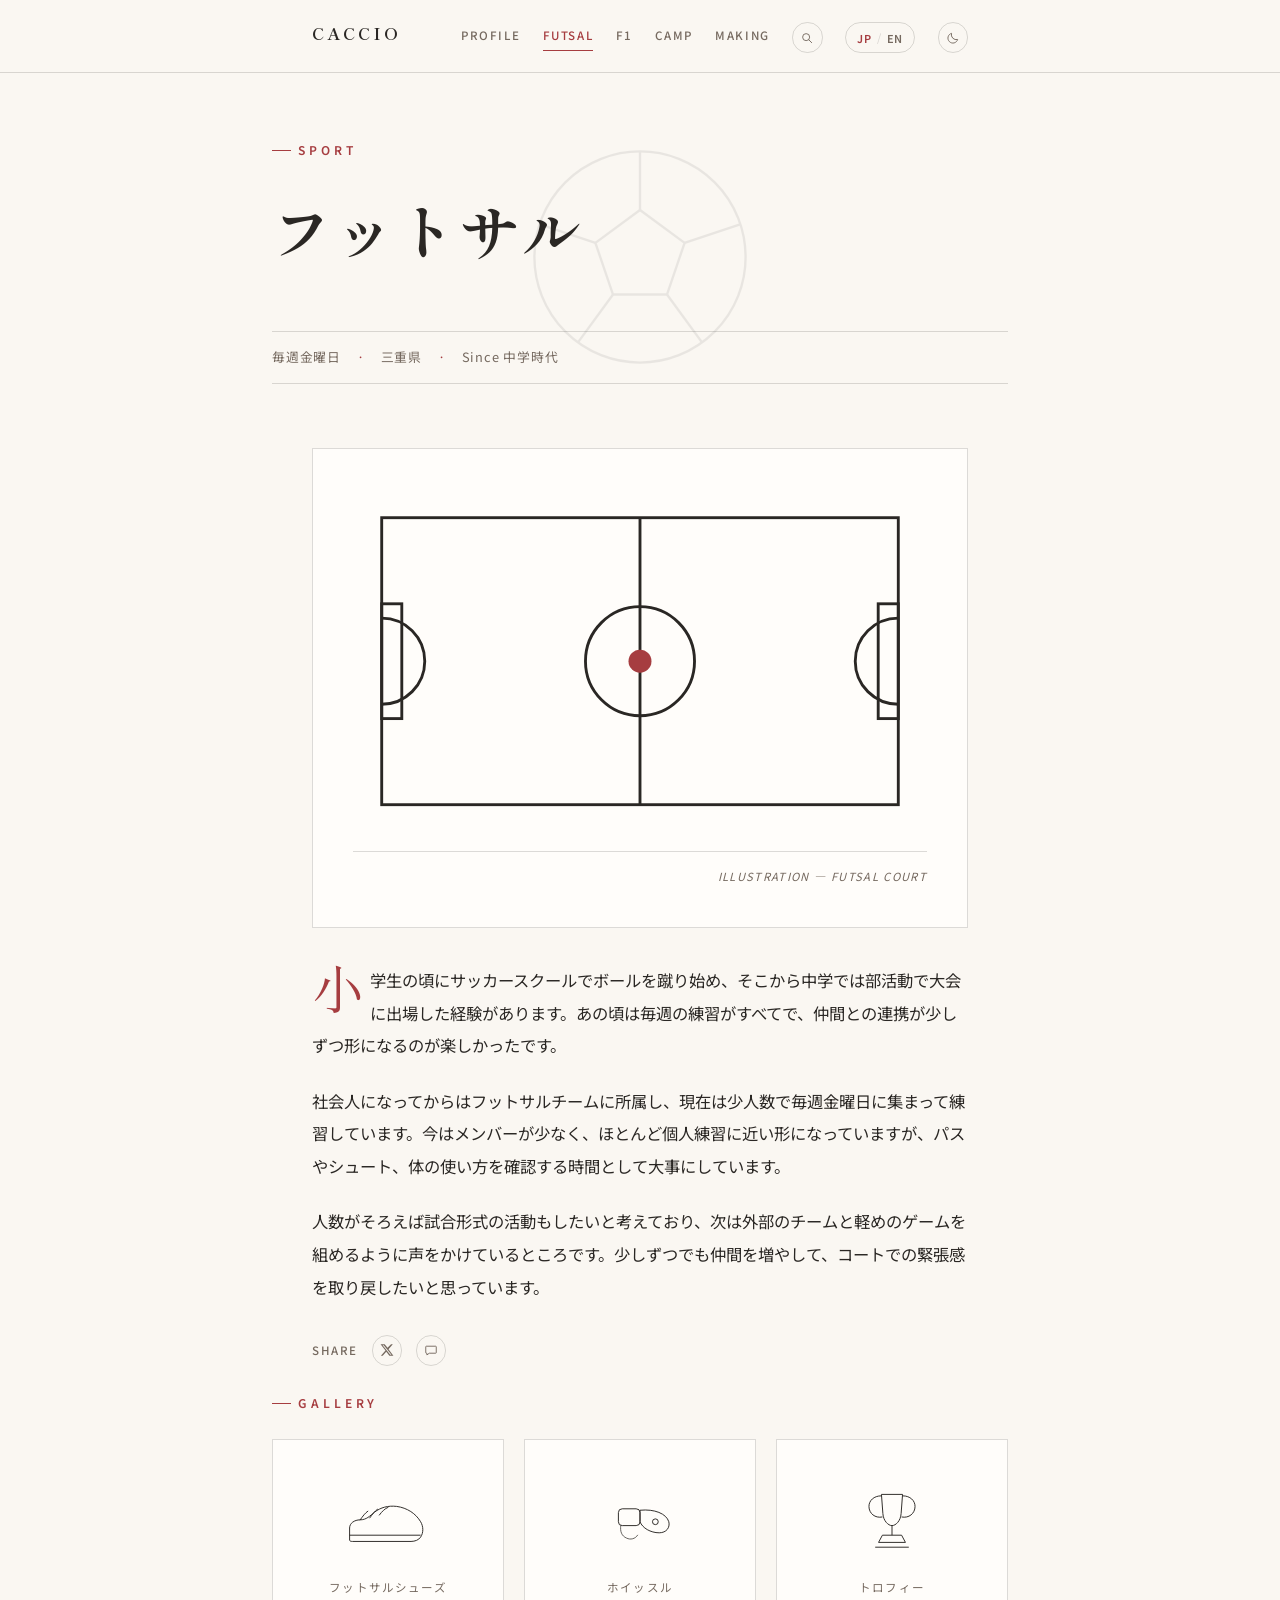
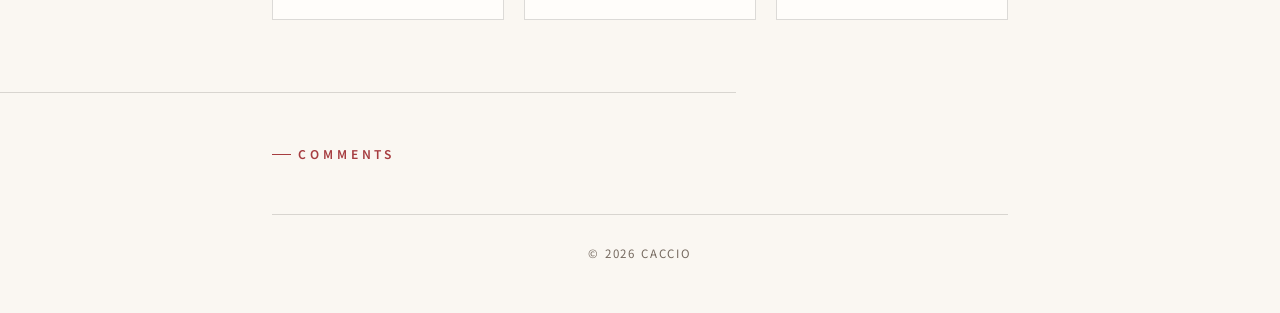
<file: futsal.html>
<!DOCTYPE html>
<html lang="ja">
<head>
<script async src="https://www.googletagmanager.com/gtag/js?id=G-BBK461X2P7"></script>
<script>
  window.dataLayer = window.dataLayer || [];
  function gtag(){dataLayer.push(arguments);}
  gtag('js', new Date());
  gtag('config', 'G-BBK461X2P7');
</script>
<meta charset="UTF-8">
<meta name="viewport" content="width=device-width, initial-scale=1.0">
<link rel="icon" href="favicon.svg" type="image/svg+xml">
<link rel="manifest" href="manifest.json">
<meta name="theme-color" content="#a63d40">
<title data-i18n="futsal.title">フットサル - caccio</title>
<meta property="og:type" content="website">
<meta property="og:title" content="フットサル - caccio" data-i18n-content="futsal.title">
<meta property="og:description" content="中学時代からのフットサル歴。現在は三重県で毎週金曜日に練習中。仲間を増やして試合形式の活動を目指しています。" data-i18n-content="futsal.ogDescription">
<meta property="og:image" content="https://matatabi3126.github.io/my-first-site/profile.JPG">
<meta property="og:url" content="https://matatabi3126.github.io/my-first-site/futsal.html">
<meta property="og:site_name" content="caccio's Profile">
<meta name="twitter:card" content="summary_large_image">
<meta name="twitter:title" content="フットサル - caccio" data-i18n-content="futsal.title">
<meta name="twitter:description" content="中学時代からのフットサル歴。現在は三重県で毎週金曜日に練習中。仲間を増やして試合形式の活動を目指しています。" data-i18n-content="futsal.ogDescription">
<meta name="twitter:image" content="https://matatabi3126.github.io/my-first-site/profile.JPG">
<link rel="preconnect" href="https://fonts.googleapis.com">
<link rel="preconnect" href="https://fonts.gstatic.com" crossorigin>
<link href="https://fonts.googleapis.com/css2?family=Noto+Sans+JP:wght@300;400;500;700&family=Shippori+Mincho:wght@400;500;600;700;800&display=swap" rel="stylesheet">
<link rel="stylesheet" href="style.css">
<script>document.documentElement.dataset.theme = localStorage.getItem('theme') || 'light';</script>
</head>
<body>

  <a class="skip-link" href="#main-content" data-i18n="common.skipLink">本文へスキップ</a>

  <div class="masthead">
    <div class="wrap masthead-inner">
      <a class="brand" href="index.html">CACCIO</a>
      <nav class="masthead-nav">
        <div class="nav-links" id="nav-links">
          <a href="index.html">Profile</a>
          <a href="futsal.html" aria-current="page">Futsal</a>
          <a href="f1.html">F1</a>
          <a href="camp.html">Camp</a>
          <a href="making.html">Making</a>
        </div>
        <button type="button" class="icon-button search-toggle" aria-expanded="false" aria-controls="search-panel" aria-label="サイト内検索を開く" data-i18n-aria-label="common.searchToggleLabel">
          <svg viewBox="0 0 24 24" width="14" height="14" aria-hidden="true">
            <circle cx="10.5" cy="10.5" r="6" fill="none" stroke="currentColor" stroke-width="1.6"/>
            <line x1="15" y1="15" x2="20" y2="20" stroke="currentColor" stroke-width="1.6" stroke-linecap="round"/>
          </svg>
        </button>
        <div class="lang-toggle" role="group" aria-label="言語切り替え" data-i18n-aria-label="common.langToggleLabel">
          <button type="button" class="lang-option" data-lang="ja" aria-pressed="true">JP</button>
          <span class="lang-sep">/</span>
          <button type="button" class="lang-option" data-lang="en" aria-pressed="false">EN</button>
        </div>
        <button type="button" class="icon-button theme-toggle" aria-pressed="false" aria-label="ダークモードを切り替える" data-i18n-aria-label="common.themeToggleLabel">
          <svg class="icon-moon" viewBox="0 0 24 24" width="14" height="14" aria-hidden="true"><path d="M20 14.5A8.5 8.5 0 0 1 9.5 4 8.5 8.5 0 1 0 20 14.5Z" fill="none" stroke="currentColor" stroke-width="1.6" stroke-linejoin="round"/></svg>
          <svg class="icon-sun" viewBox="0 0 24 24" width="14" height="14" aria-hidden="true">
            <circle cx="12" cy="12" r="4.5" fill="none" stroke="currentColor" stroke-width="1.6"/>
            <g stroke="currentColor" stroke-width="1.6" stroke-linecap="round">
              <line x1="12" y1="2.5" x2="12" y2="5"/>
              <line x1="12" y1="19" x2="12" y2="21.5"/>
              <line x1="2.5" y1="12" x2="5" y2="12"/>
              <line x1="19" y1="12" x2="21.5" y2="12"/>
              <line x1="4.9" y1="4.9" x2="6.6" y2="6.6"/>
              <line x1="17.4" y1="17.4" x2="19.1" y2="19.1"/>
              <line x1="4.9" y1="19.1" x2="6.6" y2="17.4"/>
              <line x1="17.4" y1="6.6" x2="19.1" y2="4.9"/>
            </g>
          </svg>
        </button>
        <button type="button" class="icon-button nav-toggle" aria-expanded="false" aria-controls="nav-links" aria-label="メニューを開く" data-i18n-aria-label="common.navToggleLabel">
          <svg class="icon-bars" viewBox="0 0 24 24" width="16" height="16" aria-hidden="true">
            <line x1="4" y1="7" x2="20" y2="7" stroke="currentColor" stroke-width="1.6" stroke-linecap="round"/>
            <line x1="4" y1="12" x2="20" y2="12" stroke="currentColor" stroke-width="1.6" stroke-linecap="round"/>
            <line x1="4" y1="17" x2="20" y2="17" stroke="currentColor" stroke-width="1.6" stroke-linecap="round"/>
          </svg>
          <svg class="icon-close" viewBox="0 0 24 24" width="16" height="16" aria-hidden="true">
            <line x1="6" y1="6" x2="18" y2="18" stroke="currentColor" stroke-width="1.6" stroke-linecap="round"/>
            <line x1="18" y1="6" x2="6" y2="18" stroke="currentColor" stroke-width="1.6" stroke-linecap="round"/>
          </svg>
        </button>
        <div class="search-panel" id="search-panel" hidden>
          <div class="search-panel-inner">
            <input type="search" class="search-input" placeholder="サイト内を検索" aria-label="サイト内検索" data-i18n-placeholder="common.searchPlaceholder" data-i18n-aria-label="common.searchLabel">
            <button type="button" class="search-close" aria-label="検索を閉じる" data-i18n-aria-label="common.searchCloseLabel">&times;</button>
          </div>
          <ul class="search-results"></ul>
        </div>
      </nav>
    </div>
  </div>

  <main id="main-content">

  <header class="wrap article-header reveal">
    <div class="article-heading">
      <div class="article-bg" aria-hidden="true">
        <svg viewBox="0 0 300 300">
          <g class="article-bg-spin">
            <circle cx="150" cy="150" r="90" fill="none" stroke="currentColor" stroke-width="2"/>
            <path d="M150,110 L188,138 L173,182 L127,182 L112,138 Z" fill="none" stroke="currentColor" stroke-width="2"/>
            <path d="M150,110 L150,60" stroke="currentColor" stroke-width="2"/>
            <path d="M188,138 L236,122" stroke="currentColor" stroke-width="2"/>
            <path d="M173,182 L203,223" stroke="currentColor" stroke-width="2"/>
            <path d="M127,182 L97,223" stroke="currentColor" stroke-width="2"/>
            <path d="M112,138 L64,122" stroke="currentColor" stroke-width="2"/>
          </g>
        </svg>
      </div>
      <span class="kicker">Sport</span>
      <h1 class="article-title" data-i18n="futsal.h1">フットサル</h1>
      <div class="article-meta">
        <span data-i18n="futsal.metaDay">毎週金曜日</span>
        <span data-i18n="futsal.metaPref">三重県</span>
        <span data-i18n="futsal.metaSince">Since 中学時代</span>
      </div>
    </div>
  </header>

  <div class="wrap">
    <figure class="article-photo reveal">
      <svg viewBox="0 0 400 240" role="img" aria-label="フットサルコートのイラスト" data-i18n-aria-label="futsal.illustAlt">
        <rect x="20" y="20" width="360" height="200" fill="none" stroke="currentColor" stroke-width="2"/>
        <line x1="200" y1="20" x2="200" y2="220" stroke="currentColor" stroke-width="2"/>
        <circle cx="200" cy="120" r="38" fill="none" stroke="currentColor" stroke-width="2"/>
        <circle cx="200" cy="120" r="8" fill="#a63d40"/>
        <path d="M20,90 A30,30 0 0,1 20,150" fill="none" stroke="currentColor" stroke-width="2"/>
        <path d="M380,90 A30,30 0 0,0 380,150" fill="none" stroke="currentColor" stroke-width="2"/>
        <rect x="20" y="80" width="14" height="80" fill="none" stroke="currentColor" stroke-width="2"/>
        <rect x="366" y="80" width="14" height="80" fill="none" stroke="currentColor" stroke-width="2"/>
      </svg>
      <figcaption>Illustration — Futsal Court</figcaption>
    </figure>

    <div class="article-body">
      <p class="reveal" data-i18n="futsal.p1">小学生の頃にサッカースクールでボールを蹴り始め、そこから中学では部活動で大会に出場した経験があります。あの頃は毎週の練習がすべてで、仲間との連携が少しずつ形になるのが楽しかったです。</p>
      <p class="reveal" data-i18n="futsal.p2">社会人になってからはフットサルチームに所属し、現在は少人数で毎週金曜日に集まって練習しています。今はメンバーが少なく、ほとんど個人練習に近い形になっていますが、パスやシュート、体の使い方を確認する時間として大事にしています。</p>
      <p class="reveal" data-i18n="futsal.p3">人数がそろえば試合形式の活動もしたいと考えており、次は外部のチームと軽めのゲームを組めるように声をかけているところです。少しずつでも仲間を増やして、コートでの緊張感を取り戻したいと思っています。</p>
    </div>

    <div class="share reveal">
      <span class="share-label">Share</span>
      <a class="icon-button" href="https://twitter.com/intent/tweet?url=https%3A%2F%2Fmatatabi3126.github.io%2Fmy-first-site%2Ffutsal.html&text=%E3%83%95%E3%83%83%E3%83%88%E3%82%B5%E3%83%AB%E6%AD%B4%E3%81%AB%E3%81%A4%E3%81%84%E3%81%A6%E6%9B%B8%E3%81%8D%E3%81%BE%E3%81%97%E3%81%9F%E3%80%82%E6%AF%8E%E9%80%B1%E9%87%91%E6%9B%9C%E6%97%A5%E3%81%AB%E4%B8%89%E9%87%8D%E7%9C%8C%E3%81%A7%E7%B7%B4%E7%BF%92%E4%B8%AD%E3%81%A7%E3%81%99%E3%80%82" target="_blank" rel="noopener noreferrer" aria-label="Xでシェア" data-i18n-aria-label="common.shareXLabel" data-i18n-href="futsal.shareXHref">
        <svg viewBox="0 0 24 24" width="14" height="14" aria-hidden="true"><path fill="currentColor" d="M18.9 2H22l-7.4 8.5L23 22h-6.9l-5.4-6.9L4.6 22H1.5l7.9-9L1 2h7l4.9 6.3L18.9 2Zm-1.2 18h1.9L6.4 4H4.4l13.3 16Z"/></svg>
      </a>
      <a class="icon-button" href="https://social-plugins.line.me/lineit/share?url=https%3A%2F%2Fmatatabi3126.github.io%2Fmy-first-site%2Ffutsal.html&text=%E3%83%95%E3%83%83%E3%83%88%E3%82%B5%E3%83%AB%E6%AD%B4%E3%81%AB%E3%81%A4%E3%81%84%E3%81%A6%E6%9B%B8%E3%81%8D%E3%81%BE%E3%81%97%E3%81%9F%E3%80%82%E6%AF%8E%E9%80%B1%E9%87%91%E6%9B%9C%E6%97%A5%E3%81%AB%E4%B8%89%E9%87%8D%E7%9C%8C%E3%81%A7%E7%B7%B4%E7%BF%92%E4%B8%AD%E3%81%A7%E3%81%99%E3%80%82" target="_blank" rel="noopener noreferrer" aria-label="LINEでシェア" data-i18n-aria-label="common.shareLineLabel" data-i18n-href="futsal.shareLineHref">
        <svg viewBox="0 0 24 24" width="14" height="14" aria-hidden="true"><path fill="none" stroke="currentColor" stroke-width="1.6" stroke-linejoin="round" d="M4 5.5h16a1 1 0 0 1 1 1v10a1 1 0 0 1-1 1H9l-4 3v-3H4a1 1 0 0 1-1-1v-10a1 1 0 0 1 1-1Z"/></svg>
      </a>
    </div>
  </div>

  <section class="wrap gallery reveal">
    <h2 class="kicker">Gallery</h2>
    <div class="gallery-grid">
      <button type="button" class="gallery-item">
        <svg viewBox="0 0 200 200" aria-hidden="true">
          <path d="M20,150 L20,125 C20,115 30,108 42,108 C55,108 62,100 72,92 C85,82 100,78 118,80 C140,83 158,95 168,112 C174,122 174,135 168,144 C164,150 156,153 148,153 L26,153 C22,153 20,152 20,150 Z" fill="none" stroke="currentColor" stroke-width="2" stroke-linejoin="round"/>
          <path d="M42,108 C48,100 52,94 58,90 M62,104 C68,96 72,90 78,86 M82,98 C88,90 93,85 100,82" fill="none" stroke="currentColor" stroke-width="2" stroke-linecap="round"/>
          <line x1="20" y1="140" x2="168" y2="140" stroke="currentColor" stroke-width="2"/>
        </svg>
        <span class="gallery-item-label" data-i18n="futsal.galleryShoes">フットサルシューズ</span>
      </button>
      <button type="button" class="gallery-item">
        <svg viewBox="0 0 200 200" aria-hidden="true">
          <rect x="55" y="85" width="45" height="35" rx="8" fill="none" stroke="currentColor" stroke-width="2"/>
          <path d="M100,88 C130,85 155,95 160,112 C163,124 155,135 140,135 C122,135 105,125 100,112 Z" fill="none" stroke="currentColor" stroke-width="2"/>
          <circle cx="132" cy="112" r="6" fill="none" stroke="currentColor" stroke-width="2"/>
          <path d="M60,120 C58,132 62,142 72,146 C80,150 90,148 95,140" fill="none" stroke="currentColor" stroke-width="1.5" stroke-linecap="round"/>
        </svg>
        <span class="gallery-item-label" data-i18n="futsal.galleryWhistle">ホイッスル</span>
      </button>
      <button type="button" class="gallery-item">
        <svg viewBox="0 0 200 200" aria-hidden="true">
          <path d="M78,55 L122,55 L119,95 C118,110 108,120 100,120 C92,120 82,110 81,95 Z" fill="none" stroke="currentColor" stroke-width="2" stroke-linejoin="round"/>
          <path d="M78,58 C62,58 52,68 52,80 C52,95 65,105 80,102" fill="none" stroke="currentColor" stroke-width="2"/>
          <path d="M122,58 C138,58 148,68 148,80 C148,95 135,105 120,102" fill="none" stroke="currentColor" stroke-width="2"/>
          <line x1="100" y1="120" x2="100" y2="140" stroke="currentColor" stroke-width="2"/>
          <path d="M80,140 L120,140 L128,155 L72,155 Z" fill="none" stroke="currentColor" stroke-width="2" stroke-linejoin="round"/>
          <line x1="65" y1="165" x2="135" y2="165" stroke="currentColor" stroke-width="2"/>
        </svg>
        <span class="gallery-item-label" data-i18n="futsal.galleryTrophy">トロフィー</span>
      </button>
    </div>
  </section>

  <div class="lightbox" id="lightbox" hidden>
    <div class="lightbox-backdrop" data-lightbox-close></div>
    <div class="lightbox-panel" role="dialog" aria-modal="true" aria-label="イラスト拡大表示" data-i18n-aria-label="common.lightboxLabel">
      <button type="button" class="lightbox-close" data-lightbox-close aria-label="閉じる" data-i18n-aria-label="common.lightboxCloseLabel">&times;</button>
      <div class="lightbox-art"></div>
      <p class="lightbox-caption"></p>
    </div>
  </div>

  <hr class="wrap rule rule--tight">

  <section class="wrap comments reveal">
    <h2 class="kicker">Comments</h2>
    <script src="https://giscus.app/client.js"
            data-repo="matatabi3126/my-first-site"
            data-repo-id="R_kgDOTVJa5Q"
            data-category="General"
            data-category-id="DIC_kwDOTVJa5c4DB1FH"
            data-mapping="pathname"
            data-strict="0"
            data-reactions-enabled="1"
            data-emit-metadata="0"
            data-input-position="bottom"
            data-theme="preferred_color_scheme"
            data-lang="ja"
            crossorigin="anonymous"
            async>
    </script>
  </section>

  </main>

  <footer class="wrap site-footer">
    &copy; 2026 caccio
  </footer>

  <script src="lang.js" defer></script>
  <script src="scroll-animate.js" defer></script>
  <script src="theme.js" defer></script>
  <script src="gallery.js" defer></script>
  <script src="nav.js" defer></script>
  <script src="search.js" defer></script>
  <script src="sw-register.js" defer></script>

</body>
</html>
</file>
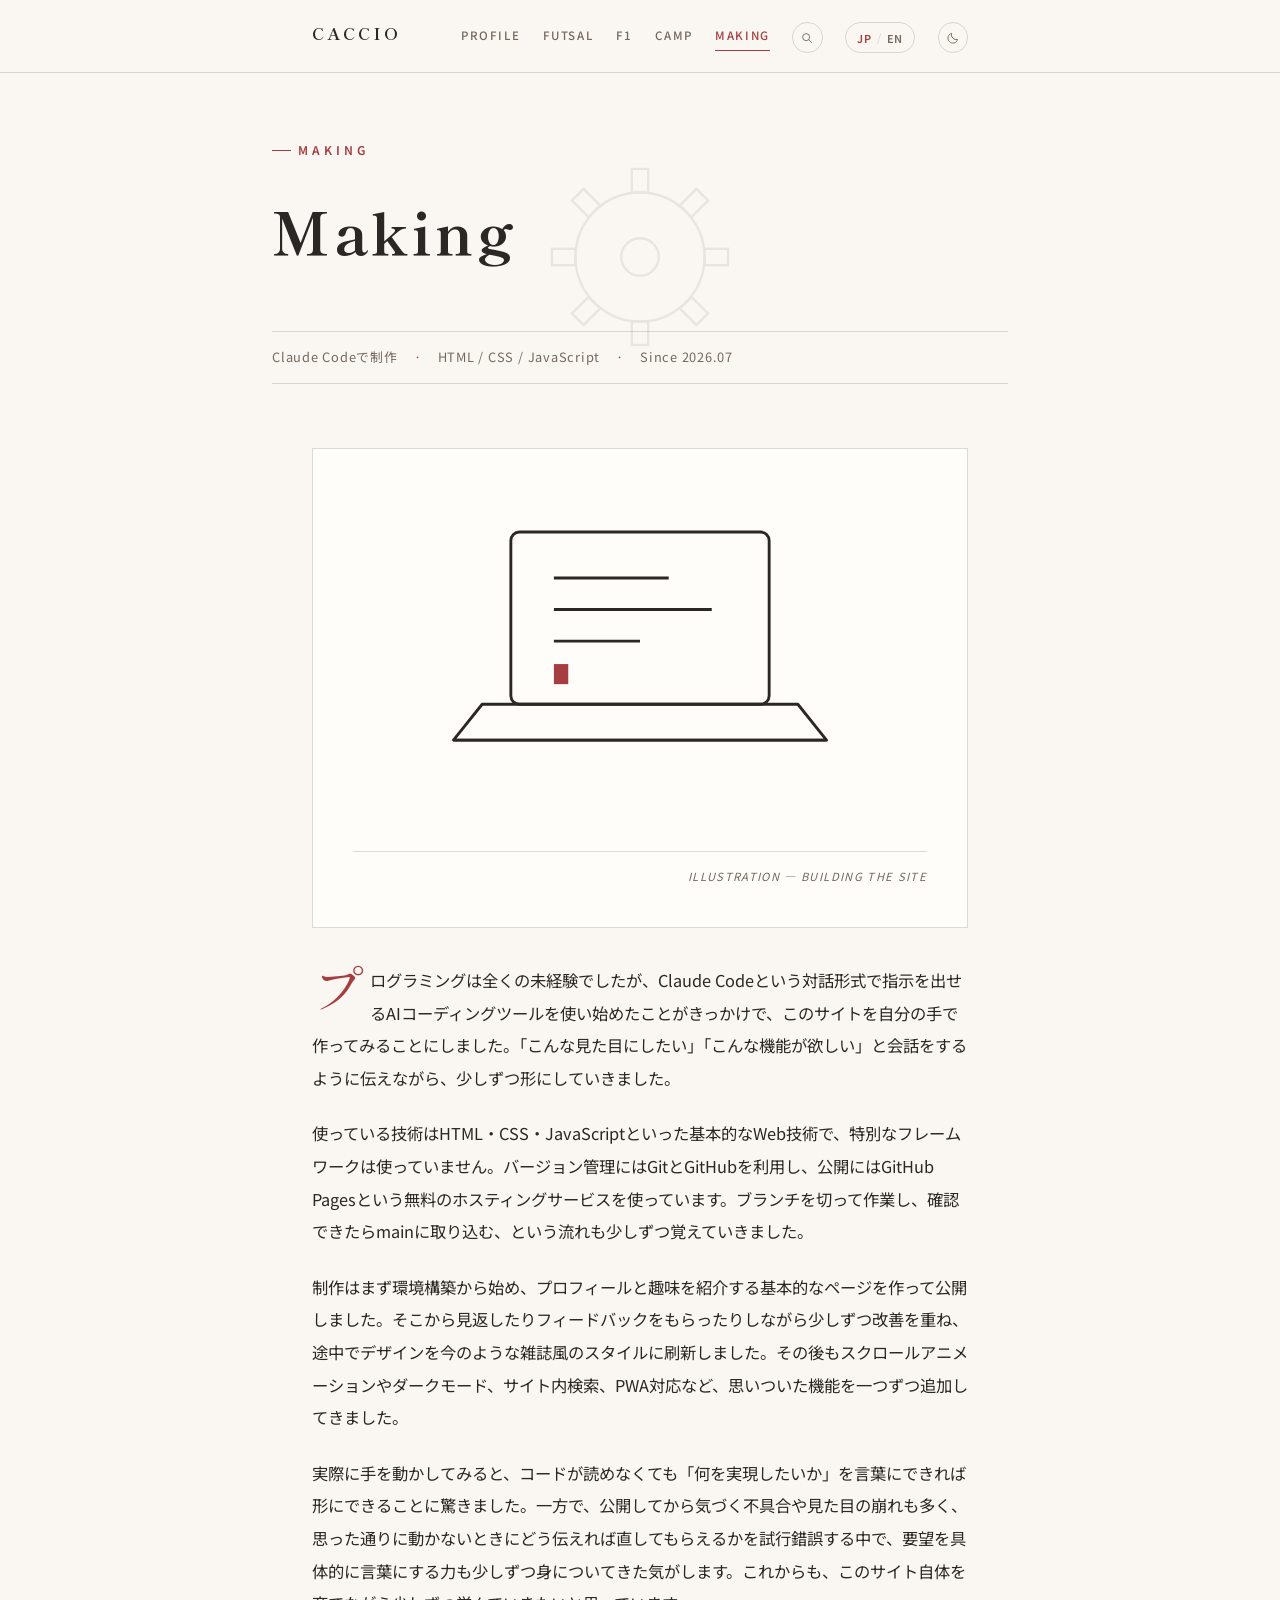
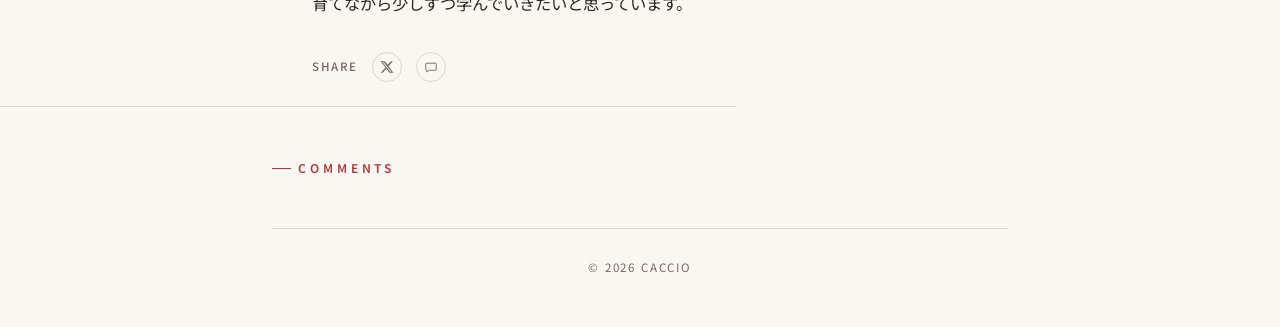
<file: making.html>
<!DOCTYPE html>
<html lang="ja">
<head>
<script async src="https://www.googletagmanager.com/gtag/js?id=G-BBK461X2P7"></script>
<script>
  window.dataLayer = window.dataLayer || [];
  function gtag(){dataLayer.push(arguments);}
  gtag('js', new Date());
  gtag('config', 'G-BBK461X2P7');
</script>
<meta charset="UTF-8">
<meta name="viewport" content="width=device-width, initial-scale=1.0">
<link rel="icon" href="favicon.svg" type="image/svg+xml">
<link rel="manifest" href="manifest.json">
<meta name="theme-color" content="#a63d40">
<title data-i18n="making.title">Making - caccio</title>
<meta property="og:type" content="website">
<meta property="og:title" content="Making - caccio" data-i18n-content="making.title">
<meta property="og:description" content="プログラミング未経験からClaude Codeを使ってこのサイトを作った過程を紹介しています。使用技術や制作の流れ、学んだことなど。" data-i18n-content="making.ogDescription">
<meta property="og:image" content="https://matatabi3126.github.io/my-first-site/profile.JPG">
<meta property="og:url" content="https://matatabi3126.github.io/my-first-site/making.html">
<meta property="og:site_name" content="caccio's Profile">
<meta name="twitter:card" content="summary_large_image">
<meta name="twitter:title" content="Making - caccio" data-i18n-content="making.title">
<meta name="twitter:description" content="プログラミング未経験からClaude Codeを使ってこのサイトを作った過程を紹介しています。使用技術や制作の流れ、学んだことなど。" data-i18n-content="making.ogDescription">
<meta name="twitter:image" content="https://matatabi3126.github.io/my-first-site/profile.JPG">
<link rel="preconnect" href="https://fonts.googleapis.com">
<link rel="preconnect" href="https://fonts.gstatic.com" crossorigin>
<link href="https://fonts.googleapis.com/css2?family=Noto+Sans+JP:wght@300;400;500;700&family=Shippori+Mincho:wght@400;500;600;700;800&display=swap" rel="stylesheet">
<link rel="stylesheet" href="style.css">
<script>document.documentElement.dataset.theme = localStorage.getItem('theme') || 'light';</script>
</head>
<body>

  <a class="skip-link" href="#main-content" data-i18n="common.skipLink">本文へスキップ</a>

  <div class="masthead">
    <div class="wrap masthead-inner">
      <a class="brand" href="index.html">CACCIO</a>
      <nav class="masthead-nav">
        <div class="nav-links" id="nav-links">
          <a href="index.html">Profile</a>
          <a href="futsal.html">Futsal</a>
          <a href="f1.html">F1</a>
          <a href="camp.html">Camp</a>
          <a href="making.html" aria-current="page">Making</a>
        </div>
        <button type="button" class="icon-button search-toggle" aria-expanded="false" aria-controls="search-panel" aria-label="サイト内検索を開く" data-i18n-aria-label="common.searchToggleLabel">
          <svg viewBox="0 0 24 24" width="14" height="14" aria-hidden="true">
            <circle cx="10.5" cy="10.5" r="6" fill="none" stroke="currentColor" stroke-width="1.6"/>
            <line x1="15" y1="15" x2="20" y2="20" stroke="currentColor" stroke-width="1.6" stroke-linecap="round"/>
          </svg>
        </button>
        <div class="lang-toggle" role="group" aria-label="言語切り替え" data-i18n-aria-label="common.langToggleLabel">
          <button type="button" class="lang-option" data-lang="ja" aria-pressed="true">JP</button>
          <span class="lang-sep">/</span>
          <button type="button" class="lang-option" data-lang="en" aria-pressed="false">EN</button>
        </div>
        <button type="button" class="icon-button theme-toggle" aria-pressed="false" aria-label="ダークモードを切り替える" data-i18n-aria-label="common.themeToggleLabel">
          <svg class="icon-moon" viewBox="0 0 24 24" width="14" height="14" aria-hidden="true"><path d="M20 14.5A8.5 8.5 0 0 1 9.5 4 8.5 8.5 0 1 0 20 14.5Z" fill="none" stroke="currentColor" stroke-width="1.6" stroke-linejoin="round"/></svg>
          <svg class="icon-sun" viewBox="0 0 24 24" width="14" height="14" aria-hidden="true">
            <circle cx="12" cy="12" r="4.5" fill="none" stroke="currentColor" stroke-width="1.6"/>
            <g stroke="currentColor" stroke-width="1.6" stroke-linecap="round">
              <line x1="12" y1="2.5" x2="12" y2="5"/>
              <line x1="12" y1="19" x2="12" y2="21.5"/>
              <line x1="2.5" y1="12" x2="5" y2="12"/>
              <line x1="19" y1="12" x2="21.5" y2="12"/>
              <line x1="4.9" y1="4.9" x2="6.6" y2="6.6"/>
              <line x1="17.4" y1="17.4" x2="19.1" y2="19.1"/>
              <line x1="4.9" y1="19.1" x2="6.6" y2="17.4"/>
              <line x1="17.4" y1="6.6" x2="19.1" y2="4.9"/>
            </g>
          </svg>
        </button>
        <button type="button" class="icon-button nav-toggle" aria-expanded="false" aria-controls="nav-links" aria-label="メニューを開く" data-i18n-aria-label="common.navToggleLabel">
          <svg class="icon-bars" viewBox="0 0 24 24" width="16" height="16" aria-hidden="true">
            <line x1="4" y1="7" x2="20" y2="7" stroke="currentColor" stroke-width="1.6" stroke-linecap="round"/>
            <line x1="4" y1="12" x2="20" y2="12" stroke="currentColor" stroke-width="1.6" stroke-linecap="round"/>
            <line x1="4" y1="17" x2="20" y2="17" stroke="currentColor" stroke-width="1.6" stroke-linecap="round"/>
          </svg>
          <svg class="icon-close" viewBox="0 0 24 24" width="16" height="16" aria-hidden="true">
            <line x1="6" y1="6" x2="18" y2="18" stroke="currentColor" stroke-width="1.6" stroke-linecap="round"/>
            <line x1="18" y1="6" x2="6" y2="18" stroke="currentColor" stroke-width="1.6" stroke-linecap="round"/>
          </svg>
        </button>
        <div class="search-panel" id="search-panel" hidden>
          <div class="search-panel-inner">
            <input type="search" class="search-input" placeholder="サイト内を検索" aria-label="サイト内検索" data-i18n-placeholder="common.searchPlaceholder" data-i18n-aria-label="common.searchLabel">
            <button type="button" class="search-close" aria-label="検索を閉じる" data-i18n-aria-label="common.searchCloseLabel">&times;</button>
          </div>
          <ul class="search-results"></ul>
        </div>
      </nav>
    </div>
  </div>

  <main id="main-content">

  <header class="wrap article-header reveal">
    <div class="article-heading">
      <div class="article-bg" aria-hidden="true">
        <svg viewBox="0 0 300 300">
          <g class="article-bg-spin">
            <circle cx="150" cy="150" r="55" fill="none" stroke="currentColor" stroke-width="2"/>
            <rect x="143" y="75" width="14" height="20" fill="none" stroke="currentColor" stroke-width="2"/>
            <rect x="143" y="75" width="14" height="20" fill="none" stroke="currentColor" stroke-width="2" transform="rotate(45 150 150)"/>
            <rect x="143" y="75" width="14" height="20" fill="none" stroke="currentColor" stroke-width="2" transform="rotate(90 150 150)"/>
            <rect x="143" y="75" width="14" height="20" fill="none" stroke="currentColor" stroke-width="2" transform="rotate(135 150 150)"/>
            <rect x="143" y="75" width="14" height="20" fill="none" stroke="currentColor" stroke-width="2" transform="rotate(180 150 150)"/>
            <rect x="143" y="75" width="14" height="20" fill="none" stroke="currentColor" stroke-width="2" transform="rotate(225 150 150)"/>
            <rect x="143" y="75" width="14" height="20" fill="none" stroke="currentColor" stroke-width="2" transform="rotate(270 150 150)"/>
            <rect x="143" y="75" width="14" height="20" fill="none" stroke="currentColor" stroke-width="2" transform="rotate(315 150 150)"/>
            <circle cx="150" cy="150" r="16" fill="none" stroke="currentColor" stroke-width="2"/>
          </g>
        </svg>
      </div>
      <span class="kicker">Making</span>
      <h1 class="article-title">Making</h1>
      <div class="article-meta">
        <span data-i18n="making.metaBuilt">Claude Codeで制作</span>
        <span>HTML / CSS / JavaScript</span>
        <span>Since 2026.07</span>
      </div>
    </div>
  </header>

  <div class="wrap">
    <figure class="article-photo reveal">
      <svg viewBox="0 0 400 240" role="img" aria-label="ノートパソコンのイラスト" data-i18n-aria-label="making.illustAlt">
        <rect x="110" y="30" width="180" height="120" rx="6" fill="none" stroke="currentColor" stroke-width="2"/>
        <line x1="140" y1="62" x2="220" y2="62" stroke="currentColor" stroke-width="2"/>
        <line x1="140" y1="84" x2="250" y2="84" stroke="currentColor" stroke-width="2"/>
        <line x1="140" y1="106" x2="200" y2="106" stroke="currentColor" stroke-width="2"/>
        <rect x="140" y="122" width="10" height="14" fill="#a63d40"/>
        <path d="M90,150 L310,150 L330,175 L70,175 Z" fill="none" stroke="currentColor" stroke-width="2" stroke-linejoin="round"/>
        <line x1="70" y1="175" x2="330" y2="175" stroke="currentColor" stroke-width="2"/>
      </svg>
      <figcaption>Illustration — Building the Site</figcaption>
    </figure>

    <div class="article-body">
      <p class="reveal" data-i18n="making.p1">プログラミングは全くの未経験でしたが、Claude Codeという対話形式で指示を出せるAIコーディングツールを使い始めたことがきっかけで、このサイトを自分の手で作ってみることにしました。「こんな見た目にしたい」「こんな機能が欲しい」と会話をするように伝えながら、少しずつ形にしていきました。</p>
      <p class="reveal" data-i18n="making.p2">使っている技術はHTML・CSS・JavaScriptといった基本的なWeb技術で、特別なフレームワークは使っていません。バージョン管理にはGitとGitHubを利用し、公開にはGitHub Pagesという無料のホスティングサービスを使っています。ブランチを切って作業し、確認できたらmainに取り込む、という流れも少しずつ覚えていきました。</p>
      <p class="reveal" data-i18n="making.p3">制作はまず環境構築から始め、プロフィールと趣味を紹介する基本的なページを作って公開しました。そこから見返したりフィードバックをもらったりしながら少しずつ改善を重ね、途中でデザインを今のような雑誌風のスタイルに刷新しました。その後もスクロールアニメーションやダークモード、サイト内検索、PWA対応など、思いついた機能を一つずつ追加してきました。</p>
      <p class="reveal" data-i18n="making.p4">実際に手を動かしてみると、コードが読めなくても「何を実現したいか」を言葉にできれば形にできることに驚きました。一方で、公開してから気づく不具合や見た目の崩れも多く、思った通りに動かないときにどう伝えれば直してもらえるかを試行錯誤する中で、要望を具体的に言葉にする力も少しずつ身についてきた気がします。これからも、このサイト自体を育てながら少しずつ学んでいきたいと思っています。</p>
    </div>

    <div class="share reveal">
      <span class="share-label">Share</span>
      <a class="icon-button" href="https://twitter.com/intent/tweet?url=https%3A%2F%2Fmatatabi3126.github.io%2Fmy-first-site%2Fmaking.html&text=Claude%20Code%E3%81%A7%E3%81%93%E3%81%AE%E3%82%B5%E3%82%A4%E3%83%88%E3%82%92%E4%BD%9C%E3%81%A3%E3%81%9F%E9%81%8E%E7%A8%8B%E3%81%AB%E3%81%A4%E3%81%84%E3%81%A6%E3%81%BE%E3%81%A8%E3%82%81%E3%81%BE%E3%81%97%E3%81%9F%E3%80%82%E3%83%97%E3%83%AD%E3%82%B0%E3%83%A9%E3%83%9F%E3%83%B3%E3%82%B0%E6%9C%AA%E7%B5%8C%E9%A8%93%E3%81%8B%E3%82%89%E3%81%AE%E5%88%B6%E4%BD%9C%E8%A8%98%E9%8C%B2%E3%81%A7%E3%81%99%E3%80%82" target="_blank" rel="noopener noreferrer" aria-label="Xでシェア" data-i18n-aria-label="common.shareXLabel" data-i18n-href="making.shareXHref">
        <svg viewBox="0 0 24 24" width="14" height="14" aria-hidden="true"><path fill="currentColor" d="M18.9 2H22l-7.4 8.5L23 22h-6.9l-5.4-6.9L4.6 22H1.5l7.9-9L1 2h7l4.9 6.3L18.9 2Zm-1.2 18h1.9L6.4 4H4.4l13.3 16Z"/></svg>
      </a>
      <a class="icon-button" href="https://social-plugins.line.me/lineit/share?url=https%3A%2F%2Fmatatabi3126.github.io%2Fmy-first-site%2Fmaking.html&text=Claude%20Code%E3%81%A7%E3%81%93%E3%81%AE%E3%82%B5%E3%82%A4%E3%83%88%E3%82%92%E4%BD%9C%E3%81%A3%E3%81%9F%E9%81%8E%E7%A8%8B%E3%81%AB%E3%81%A4%E3%81%84%E3%81%A6%E3%81%BE%E3%81%A8%E3%82%81%E3%81%BE%E3%81%97%E3%81%9F%E3%80%82%E3%83%97%E3%83%AD%E3%82%B0%E3%83%A9%E3%83%9F%E3%83%B3%E3%82%B0%E6%9C%AA%E7%B5%8C%E9%A8%93%E3%81%8B%E3%82%89%E3%81%AE%E5%88%B6%E4%BD%9C%E8%A8%98%E9%8C%B2%E3%81%A7%E3%81%99%E3%80%82" target="_blank" rel="noopener noreferrer" aria-label="LINEでシェア" data-i18n-aria-label="common.shareLineLabel" data-i18n-href="making.shareLineHref">
        <svg viewBox="0 0 24 24" width="14" height="14" aria-hidden="true"><path fill="none" stroke="currentColor" stroke-width="1.6" stroke-linejoin="round" d="M4 5.5h16a1 1 0 0 1 1 1v10a1 1 0 0 1-1 1H9l-4 3v-3H4a1 1 0 0 1-1-1v-10a1 1 0 0 1 1-1Z"/></svg>
      </a>
    </div>
  </div>

  <hr class="wrap rule rule--tight">

  <section class="wrap comments reveal">
    <h2 class="kicker">Comments</h2>
    <script src="https://giscus.app/client.js"
            data-repo="matatabi3126/my-first-site"
            data-repo-id="R_kgDOTVJa5Q"
            data-category="General"
            data-category-id="DIC_kwDOTVJa5c4DB1FH"
            data-mapping="pathname"
            data-strict="0"
            data-reactions-enabled="1"
            data-emit-metadata="0"
            data-input-position="bottom"
            data-theme="preferred_color_scheme"
            data-lang="ja"
            crossorigin="anonymous"
            async>
    </script>
  </section>

  </main>

  <footer class="wrap site-footer">
    &copy; 2026 caccio
  </footer>

  <script src="lang.js" defer></script>
  <script src="scroll-animate.js" defer></script>
  <script src="theme.js" defer></script>
  <script src="nav.js" defer></script>
  <script src="search.js" defer></script>
  <script src="sw-register.js" defer></script>

</body>
</html>
</file>
<file: style.css>
/* ===========================================================
   caccio's Profile — editorial / magazine style
   =========================================================== */

:root {
  --color-bg: #faf7f2;
  --color-text: #2a2724;
  --color-text-soft: #75695f;
  --color-accent: #a63d40;
  --color-rule: rgba(42, 39, 36, 0.16);
  --color-card-bg: #fffdfa;
  --font-serif: "Shippori Mincho", serif;
  --font-sans: "Noto Sans JP", sans-serif;
  --measure: 42rem;
}

:root[data-theme="dark"] {
  --color-bg: #17140f;
  --color-text: #f3ede1;
  --color-text-soft: #b6ab9c;
  --color-rule: rgba(243, 237, 225, 0.18);
  --color-card-bg: #211c16;
}

* {
  box-sizing: border-box;
}

html {
  -webkit-text-size-adjust: 100%;
}

body {
  margin: 0;
  background-color: var(--color-bg);
  color: var(--color-text);
  font-family: var(--font-sans);
  font-weight: 400;
  line-height: 1.9;
  -webkit-font-smoothing: antialiased;
  transition: background-color 0.2s ease, color 0.2s ease;
}

a {
  color: inherit;
}

img {
  max-width: 100%;
  display: block;
}

h1, h2, h3 {
  font-family: var(--font-serif);
  font-weight: 700;
  margin: 0;
}

/* ---------- accessibility ---------- */

a:focus-visible,
button:focus-visible,
input:focus-visible,
[tabindex]:focus-visible {
  outline: 2px solid var(--color-accent);
  outline-offset: 2px;
}

.skip-link {
  position: absolute;
  top: -3rem;
  left: 0.5rem;
  z-index: 200;
  padding: 0.6rem 1rem;
  background: var(--color-accent);
  color: #fff;
  font-size: 0.8rem;
  letter-spacing: 0.04em;
  text-decoration: none;
  border-radius: 0 0 4px 4px;
  transition: top 0.15s ease;
}

.skip-link:focus {
  top: 0;
}

/* ---------- layout ---------- */

.wrap {
  max-width: 46rem;
  margin: 0 auto;
  padding: 0 clamp(1.25rem, 5vw, 2.5rem);
}

/* ---------- masthead ---------- */

.masthead {
  border-bottom: 1px solid var(--color-rule);
  padding: 1.1rem 0 0.35rem;
}

.masthead::after {
  content: "";
  display: block;
}

.masthead-inner {
  display: flex;
  flex-wrap: wrap;
  align-items: baseline;
  justify-content: space-between;
  gap: 0.5rem 1.5rem;
  padding-bottom: 0.85rem;
}

.brand {
  font-family: var(--font-serif);
  font-weight: 700;
  font-size: 1.05rem;
  letter-spacing: 0.18em;
  text-decoration: none;
  color: var(--color-text);
}

.masthead-nav {
  position: relative;
  display: flex;
  flex-wrap: wrap;
  align-items: center;
  gap: 0.9rem 1.4rem;
}

.masthead-nav a {
  font-size: 0.72rem;
  font-weight: 500;
  letter-spacing: 0.14em;
  text-transform: uppercase;
  text-decoration: none;
  color: var(--color-text-soft);
  white-space: nowrap;
  padding-bottom: 0.2rem;
  border-bottom: 1px solid transparent;
  transition: color 0.15s ease, border-color 0.15s ease;
}

.masthead-nav a:hover {
  color: var(--color-accent);
}

.masthead-nav a[aria-current="page"] {
  color: var(--color-accent);
  border-bottom-color: var(--color-accent);
}

.nav-links {
  display: contents;
}

.icon-button {
  display: inline-flex;
  align-items: center;
  justify-content: center;
  width: 1.9rem;
  height: 1.9rem;
  padding: 0;
  border: 1px solid var(--color-rule);
  border-radius: 50%;
  background: transparent;
  color: var(--color-text-soft);
  text-decoration: none;
  cursor: pointer;
  transition: color 0.15s ease, border-color 0.15s ease;
}

.icon-button:hover {
  color: var(--color-accent);
  border-color: var(--color-accent);
}

.theme-toggle .icon-sun {
  display: none;
}

:root[data-theme="dark"] .theme-toggle .icon-moon {
  display: none;
}

:root[data-theme="dark"] .theme-toggle .icon-sun {
  display: block;
}

.lang-toggle {
  display: inline-flex;
  align-items: center;
  gap: 0.35rem;
  height: 1.9rem;
  padding: 0 0.7rem;
  border: 1px solid var(--color-rule);
  border-radius: 999px;
}

.lang-option {
  background: none;
  border: none;
  padding: 0;
  font-family: var(--font-sans);
  font-size: 0.68rem;
  font-weight: 600;
  letter-spacing: 0.06em;
  color: var(--color-text-soft);
  cursor: pointer;
  transition: color 0.15s ease;
}

.lang-option:hover {
  color: var(--color-accent);
}

.lang-option[aria-pressed="true"] {
  color: var(--color-accent);
}

.lang-sep {
  color: var(--color-rule);
  font-size: 0.68rem;
}

.nav-toggle {
  display: none;
}

.nav-toggle .icon-close {
  display: none;
}

.nav-toggle[aria-expanded="true"] .icon-bars {
  display: none;
}

.nav-toggle[aria-expanded="true"] .icon-close {
  display: block;
}

@media (max-width: 48rem) {
  .nav-toggle {
    display: inline-flex;
  }

  .nav-links {
    display: none;
    flex-direction: column;
    align-items: flex-start;
    gap: 0;
    position: absolute;
    top: calc(100% + 0.75rem);
    right: 0;
    min-width: 10rem;
    padding: 0.4rem 0;
    background: var(--color-card-bg);
    border: 1px solid var(--color-rule);
    box-shadow: 0 12px 30px rgba(0, 0, 0, 0.25);
    z-index: 50;
  }

  .nav-links.is-open {
    display: flex;
  }

  .nav-links a {
    width: 100%;
    padding: 0.7rem 1.1rem;
    border-bottom: none;
  }

  .nav-links a[aria-current="page"] {
    border-bottom: none;
  }
}

/* ---------- site search ---------- */

.search-panel {
  position: absolute;
  top: calc(100% + 0.75rem);
  right: 0;
  z-index: 60;
  width: min(90vw, 22rem);
  background: var(--color-card-bg);
  border: 1px solid var(--color-rule);
  box-shadow: 0 12px 30px rgba(0, 0, 0, 0.25);
  padding: 1rem;
}

.search-panel[hidden] {
  display: none;
}

.search-panel-inner {
  display: flex;
  align-items: center;
  gap: 0.6rem;
}

.search-input {
  flex: 1;
  min-width: 0;
  font: inherit;
  font-size: 0.85rem;
  letter-spacing: 0.03em;
  padding: 0.5rem 0.1rem;
  border: none;
  border-bottom: 1px solid var(--color-rule);
  background: transparent;
  color: var(--color-text);
}

.search-input:focus {
  border-bottom-color: var(--color-accent);
}

.search-close {
  flex-shrink: 0;
  width: 1.6rem;
  height: 1.6rem;
  display: inline-flex;
  align-items: center;
  justify-content: center;
  border: 1px solid var(--color-rule);
  border-radius: 50%;
  background: transparent;
  color: var(--color-text-soft);
  font-size: 1rem;
  line-height: 1;
  cursor: pointer;
  transition: color 0.15s ease, border-color 0.15s ease;
}

.search-close:hover {
  color: var(--color-accent);
  border-color: var(--color-accent);
}

.search-results {
  list-style: none;
  margin: 0.75rem 0 0;
  padding: 0;
  max-height: 60vh;
  overflow-y: auto;
}

.search-results li + li {
  border-top: 1px solid var(--color-rule);
}

.search-results a {
  display: block;
  padding: 0.65rem 0.1rem;
  text-decoration: none;
  color: inherit;
}

.search-result-title {
  display: block;
  font-family: var(--font-serif);
  font-size: 0.95rem;
  letter-spacing: 0.04em;
  color: var(--color-text);
}

.search-results a:hover .search-result-title {
  color: var(--color-accent);
}

.search-result-snippet {
  display: block;
  margin-top: 0.3rem;
  font-size: 0.8rem;
  line-height: 1.6;
  color: var(--color-text-soft);
}

.search-result-snippet mark {
  background: none;
  color: var(--color-accent);
  font-weight: 600;
}

.search-empty {
  padding: 0.5rem 0.1rem;
  font-size: 0.82rem;
  color: var(--color-text-soft);
}

/* ---------- small reusable bits ---------- */

.kicker {
  display: inline-flex;
  align-items: center;
  gap: 0.6em;
  font-family: var(--font-sans);
  font-size: 0.75rem;
  font-weight: 600;
  letter-spacing: 0.32em;
  text-transform: uppercase;
  color: var(--color-accent);
  margin: 0;
}

.kicker::before {
  content: "";
  display: inline-block;
  width: 1.6em;
  height: 1px;
  background: var(--color-accent);
}

.rule {
  border: none;
  border-top: 1px solid var(--color-rule);
  margin: 2.5rem 0;
}

.rule--tight {
  margin: 1.5rem 0;
}

/* ---------- cover (index.html) ---------- */

.cover {
  padding: clamp(2.5rem, 6vw, 4.5rem) 0 1rem;
  text-align: center;
}

.cover .kicker {
  justify-content: center;
}

.cover-heading {
  position: relative;
  z-index: 0;
}

.cover-bg {
  position: absolute;
  inset: 0;
  z-index: -1;
  display: flex;
  align-items: center;
  justify-content: center;
  opacity: 0.08;
  pointer-events: none;
}

.cover-bg svg {
  width: min(50vw, 22rem);
  height: auto;
  overflow: visible;
}

.cover-bg-blades {
  transform-origin: 150px 150px;
  animation: windmill-spin 22s linear infinite;
}

@keyframes windmill-spin {
  to {
    transform: rotate(360deg);
  }
}

@media (prefers-reduced-motion: reduce) {
  .cover-bg-blades {
    animation: none;
  }
}

.cover-title {
  font-size: clamp(3.2rem, 13vw, 6.2rem);
  letter-spacing: 0.05em;
  line-height: 1;
  margin: 0.5em 0 0.4em;
}

.cover-meta {
  display: flex;
  align-items: center;
  justify-content: center;
  gap: 0.9em;
  font-size: 0.85rem;
  letter-spacing: 0.08em;
  color: var(--color-text-soft);
}

.cover-meta::before,
.cover-meta::after {
  content: "";
  width: 2rem;
  height: 1px;
  background: var(--color-rule);
}

.cover-photo {
  margin: 2.75rem auto 0.75rem;
  max-width: 22rem;
}

.cover-photo img {
  width: 100%;
  aspect-ratio: 4 / 5;
  object-fit: cover;
  object-position: top center;
  border: 1px solid var(--color-rule);
  filter: grayscale(20%) contrast(1.05) saturate(0.9);
}

.cover-photo figcaption {
  margin-top: 0.6rem;
  font-size: 0.7rem;
  letter-spacing: 0.14em;
  text-transform: uppercase;
  color: var(--color-text-soft);
  text-align: right;
}

.lede {
  max-width: var(--measure);
  margin: 2.5rem auto 0;
  text-align: left;
  font-size: 1.05rem;
  line-height: 2;
}

.lede::first-letter {
  float: left;
  font-family: var(--font-serif);
  font-size: 3.4em;
  line-height: 0.78;
  padding: 0.05em 0.12em 0 0;
  color: var(--color-accent);
}

/* ---------- contents (index.html) ---------- */

.contents {
  padding: 1rem 0 3rem;
}

.contents h2 {
  text-align: left;
}

.toc-list {
  list-style: none;
  margin: 1.5rem 0 0;
  padding: 0;
}

.toc-item {
  display: flex;
  gap: 1.25rem;
  padding: 1.5rem 0;
  border-top: 1px solid var(--color-rule);
  align-items: baseline;
}

.toc-item:last-child {
  border-bottom: 1px solid var(--color-rule);
}

.toc-num {
  font-family: var(--font-serif);
  font-size: 1rem;
  color: var(--color-accent);
  flex-shrink: 0;
  letter-spacing: 0.05em;
}

.toc-body a {
  font-family: var(--font-serif);
  font-size: 1.4rem;
  letter-spacing: 0.06em;
  text-decoration: none;
  color: var(--color-text);
}

.toc-body a:hover {
  color: var(--color-accent);
}

.toc-body p {
  margin: 0.4rem 0 0;
  font-size: 0.9rem;
  color: var(--color-text-soft);
}

/* ---------- updates (index.html) ---------- */

.updates {
  padding: 1rem 0 3rem;
}

.updates-list {
  list-style: none;
  margin: 1.5rem 0 0;
  padding: 0;
}

.updates-list li {
  display: flex;
  flex-wrap: wrap;
  gap: 0.3rem 1.25rem;
  padding: 1rem 0;
  border-top: 1px solid var(--color-rule);
}

.updates-list li:last-child {
  border-bottom: 1px solid var(--color-rule);
}

.updates-list time {
  flex-shrink: 0;
  width: 6rem;
  font-family: var(--font-serif);
  font-size: 0.85rem;
  letter-spacing: 0.04em;
  color: var(--color-accent);
}

.updates-list li span {
  font-size: 0.92rem;
  color: var(--color-text-soft);
}

/* ---------- article pages (hobby pages) ---------- */

.article-header {
  padding: clamp(2rem, 5vw, 3.5rem) 0 1.75rem;
}

.article-heading {
  position: relative;
  z-index: 0;
}

.article-bg {
  position: absolute;
  inset: 0;
  z-index: -1;
  display: flex;
  align-items: center;
  justify-content: center;
  opacity: 0.08;
  pointer-events: none;
}

.article-bg svg {
  width: min(50vw, 22rem);
  height: auto;
  overflow: visible;
}

.article-bg-spin {
  transform-origin: 150px 150px;
  animation: spin-slow 22s linear infinite;
}

@keyframes spin-slow {
  to {
    transform: rotate(360deg);
  }
}

.article-bg-flicker {
  transform-origin: 150px 225px;
  animation: flame-flicker 2.4s ease-in-out infinite;
}

@keyframes flame-flicker {
  0%, 100% {
    transform: rotate(-3deg) scaleY(1);
  }
  50% {
    transform: rotate(3deg) scaleY(1.03);
  }
}

.article-title {
  font-size: clamp(2.4rem, 8vw, 3.7rem);
  letter-spacing: 0.06em;
  line-height: 1.2;
  margin: 0.55em 0 1.1em;
}

.article-meta {
  display: flex;
  flex-wrap: wrap;
  gap: 0.5rem 1rem;
  font-size: 0.8rem;
  letter-spacing: 0.06em;
  color: var(--color-text-soft);
  border-top: 1px solid var(--color-rule);
  border-bottom: 1px solid var(--color-rule);
  padding: 0.85rem 0;
}

.article-meta span:not(:last-child)::after {
  content: "\00b7";
  margin-left: 1rem;
  color: var(--color-accent);
}

.article-photo {
  margin: 2.25rem 0;
  border: 1px solid var(--color-rule);
  padding: clamp(1.5rem, 5vw, 2.5rem);
  background: var(--color-card-bg);
}

.article-photo svg {
  width: 100%;
  height: auto;
  display: block;
}

.article-photo figcaption {
  margin-top: 1.1rem;
  padding-top: 0.85rem;
  border-top: 1px solid var(--color-rule);
  font-size: 0.7rem;
  letter-spacing: 0.12em;
  text-transform: uppercase;
  color: var(--color-text-soft);
  text-align: right;
  font-style: italic;
}

.map-embed {
  margin: 1.75rem 0;
  border: 1px solid var(--color-rule);
  padding: clamp(0.75rem, 3vw, 1.25rem);
  background: var(--color-card-bg);
}

.map-embed iframe {
  display: block;
  width: 100%;
  height: 320px;
  border: 0;
}

.map-embed figcaption {
  margin-top: 0.85rem;
  padding-top: 0.75rem;
  border-top: 1px solid var(--color-rule);
  font-size: 0.7rem;
  letter-spacing: 0.12em;
  text-transform: uppercase;
  color: var(--color-text-soft);
  text-align: right;
  font-style: italic;
}

.article-body {
  max-width: var(--measure);
  font-size: 1.02rem;
  line-height: 2;
}

.article-body p {
  margin: 0 0 1.4em;
}

.article-body p:first-of-type::first-letter {
  float: left;
  font-family: var(--font-serif);
  font-size: 3.2em;
  line-height: 0.75;
  padding: 0.05em 0.12em 0 0;
  color: var(--color-accent);
}

/* ---------- share buttons ---------- */

.share {
  display: flex;
  align-items: center;
  gap: 0.85rem;
  margin: 2rem 0 0;
}

.share-label {
  font-size: 0.72rem;
  font-weight: 500;
  letter-spacing: 0.14em;
  text-transform: uppercase;
  color: var(--color-text-soft);
}

/* ---------- illustration gallery ---------- */

.gallery {
  padding: 1rem 0 3rem;
}

.gallery-grid {
  display: grid;
  grid-template-columns: repeat(3, 1fr);
  gap: 1.25rem;
  margin-top: 1.5rem;
}

.gallery-item {
  display: flex;
  flex-direction: column;
  align-items: center;
  gap: 0.85rem;
  padding: 1.75rem 1rem 1.25rem;
  border: 1px solid var(--color-rule);
  background: var(--color-card-bg);
  font: inherit;
  color: inherit;
  cursor: pointer;
  transition: border-color 0.15s ease;
}

.gallery-item:hover,
.gallery-item:focus-visible {
  border-color: var(--color-accent);
}

.gallery-item svg {
  width: 100%;
  max-width: 6rem;
  height: auto;
  color: var(--color-text);
}

.gallery-item-label {
  font-size: 0.72rem;
  letter-spacing: 0.1em;
  color: var(--color-text-soft);
  text-align: center;
}

@media (max-width: 34rem) {
  .gallery-grid {
    grid-template-columns: 1fr;
  }
}

/* ---------- lightbox ---------- */

.lightbox {
  position: fixed;
  inset: 0;
  z-index: 100;
  display: flex;
  align-items: center;
  justify-content: center;
  padding: 1.5rem;
}

.lightbox[hidden] {
  display: none;
}

.lightbox-backdrop {
  position: absolute;
  inset: 0;
  background: rgba(0, 0, 0, 0.6);
}

.lightbox-panel {
  position: relative;
  z-index: 1;
  width: min(90vw, 26rem);
  background: var(--color-card-bg);
  border: 1px solid var(--color-rule);
  box-shadow: 0 20px 60px rgba(0, 0, 0, 0.35);
  padding: clamp(2rem, 6vw, 3rem);
  text-align: center;
}

.lightbox-close {
  position: absolute;
  top: 0.75rem;
  right: 0.75rem;
  width: 2rem;
  height: 2rem;
  display: inline-flex;
  align-items: center;
  justify-content: center;
  border: 1px solid var(--color-rule);
  border-radius: 50%;
  background: transparent;
  color: var(--color-text);
  font-size: 1.2rem;
  line-height: 1;
  cursor: pointer;
  transition: color 0.15s ease, border-color 0.15s ease;
}

.lightbox-close:hover {
  color: var(--color-accent);
  border-color: var(--color-accent);
}

.lightbox-art {
  color: var(--color-text);
}

.lightbox-art svg {
  width: 100%;
  max-width: 16rem;
  height: auto;
}

.lightbox-caption {
  margin: 1.25rem 0 0;
  font-size: 0.8rem;
  letter-spacing: 0.1em;
  text-transform: uppercase;
  color: var(--color-text-soft);
}

/* ---------- comments ---------- */

.comments {
  padding: 1rem 0 3rem;
}

/* ---------- footer ---------- */

.site-footer {
  border-top: 1px solid var(--color-rule);
  padding: 1.75rem 0 3rem;
  text-align: center;
  font-size: 0.72rem;
  letter-spacing: 0.16em;
  text-transform: uppercase;
  color: var(--color-text-soft);
}

/* ---------- scroll reveal ---------- */

.reveal {
  opacity: 0;
  transform: translateY(24px);
  transition: opacity 0.7s ease, transform 0.7s ease;
}

.reveal.is-visible {
  opacity: 1;
  transform: translateY(0);
}

@media (prefers-reduced-motion: reduce) {
  .reveal {
    opacity: 1;
    transform: none;
    transition: none;
  }

  .article-bg-spin,
  .article-bg-flicker {
    animation: none;
  }
}
</file>
